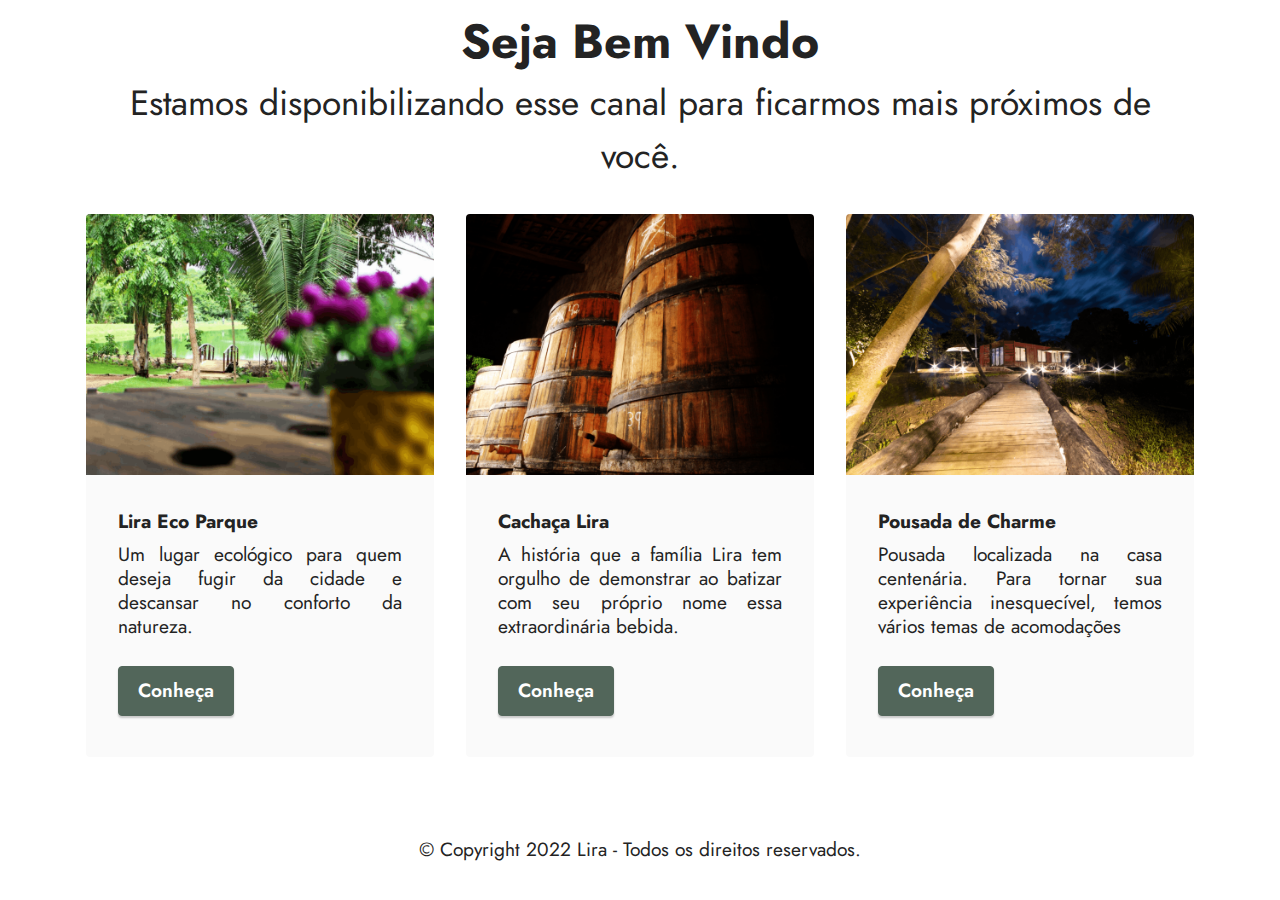
<file: index.html>
<!DOCTYPE html>
<html  >
<head>
  <!-- Site made with Mobirise Website Builder v5.6.0, https://mobirise.com -->
  <meta charset="UTF-8">
  <meta http-equiv="X-UA-Compatible" content="IE=edge">
  <meta name="generator" content="Mobirise v5.6.0, mobirise.com">
  <meta name="viewport" content="width=device-width, initial-scale=1, minimum-scale=1">
  <link rel="shortcut icon" href="assets/images/lira-128x84.png" type="image/x-icon">
  <meta name="description" content="">
  
  
  <title>Seja bem vindo - Família Lira</title>
  <link rel="stylesheet" href="assets/bootstrap/css/bootstrap.min.css">
  <link rel="stylesheet" href="assets/bootstrap/css/bootstrap-grid.min.css">
  <link rel="stylesheet" href="assets/bootstrap/css/bootstrap-reboot.min.css">
  <link rel="stylesheet" href="assets/theme/css/style.css">
  <link rel="preload" href="https://fonts.googleapis.com/css?family=Jost:100,200,300,400,500,600,700,800,900,100i,200i,300i,400i,500i,600i,700i,800i,900i&display=swap" as="style" onload="this.onload=null;this.rel='stylesheet'">
  <noscript><link rel="stylesheet" href="https://fonts.googleapis.com/css?family=Jost:100,200,300,400,500,600,700,800,900,100i,200i,300i,400i,500i,600i,700i,800i,900i&display=swap"></noscript>
  <link rel="preload" as="style" href="assets/mobirise/css/mbr-additional.css"><link rel="stylesheet" href="assets/mobirise/css/mbr-additional.css" type="text/css">
  
  
  
  
</head>
<body>
  
  <section data-bs-version="5.1" class="features3 cid-sWH6rSsEcY" id="features3-k">
    
    
    <div class="container">
        <div class="mbr-section-head">
            <h4 class="mbr-section-title mbr-fonts-style align-center mb-0 display-2">
                <strong>Seja Bem Vindo</strong></h4>
            <h5 class="mbr-section-subtitle mbr-fonts-style align-center mb-0 mt-2 display-5">Estamos disponibilizando esse canal para ficarmos mais próximos de você.</h5>
        </div>
        <div class="row mt-4">
            <div class="item features-image сol-12 col-md-6 col-lg-4">
                <div class="item-wrapper">
                    <div class="item-img">
                        <img src="assets/images/park-816x612.png" alt="Parque">
                    </div>
                    <div class="item-content">
                        <h5 class="item-title mbr-fonts-style display-7"><strong>Lira Eco Parque</strong></h5>
                        
                        <div style="text-align: justify;"><span style="font-size: 1.2rem;">Um lugar ecológico para quem deseja fugir da cidade e descansar no conforto da natureza.&nbsp;</span></div><p></p>
                    </div>
                    <div class="mbr-section-btn item-footer mt-2"><a href="parque.html" class="btn btn-primary item-btn display-7">Conheça</a></div>
                </div>
            </div>
            <div class="item features-image сol-12 col-md-6 col-lg-4">
                <div class="item-wrapper">
                    <div class="item-img">
                        <img src="assets/images/lira-816x612.png" alt="Cachaça Lira">
                    </div>
                    <div class="item-content">
                        <h5 class="item-title mbr-fonts-style display-7"><strong>Cachaça Lira</strong></h5>
                        
                        <div style="text-align: justify;"><span style="font-size: 1.2rem;">A história que a família Lira tem orgulho de demonstrar&nbsp;</span><span style="font-size: 1.2rem;">ao batizar com seu próprio nome essa extraordinária bebida.</span></div><p></p>
                    </div>
                    <div class="mbr-section-btn item-footer mt-2"><a href="cachaca.html" class="btn btn-primary item-btn display-7">Conheça</a></div>
                </div>
            </div>
            <div class="item features-image сol-12 col-md-6 col-lg-4">
                <div class="item-wrapper">
                    <div class="item-img">
                        <img src="assets/images/hotel-816x612.png" alt="Hotel de Charme">
                    </div>
                    <div class="item-content">
                        <h5 class="item-title mbr-fonts-style display-7"><strong>Pousada de Charme</strong></h5>
                        <div style="text-align: justify;"><span style="font-size: 1.2rem;">Pousada localizada na casa centenária. Para tornar sua experiência inesquecível, temos vários temas de acomodações</span></div>
                    </div>
                    <div class="mbr-section-btn item-footer mt-2"><a href="hotel.html" class="btn btn-primary item-btn display-7">Conheça</a></div>
                </div>
            </div>
        </div>
    </div>
</section>

<section data-bs-version="5.1" class="footer7 cid-sWHnPqM0xi" once="footers" id="footer7-o">

    

    

    <div class="container">
        <div class="media-container-row align-center mbr-white">
            <div class="col-12">
                <p class="mbr-text mb-0 mbr-fonts-style display-7">
                    © Copyright 2022 Lira - Todos os direitos reservados.</p>
            </div>
        </div>
    </div>
</section>
  
  
</body>
</html>
</file>
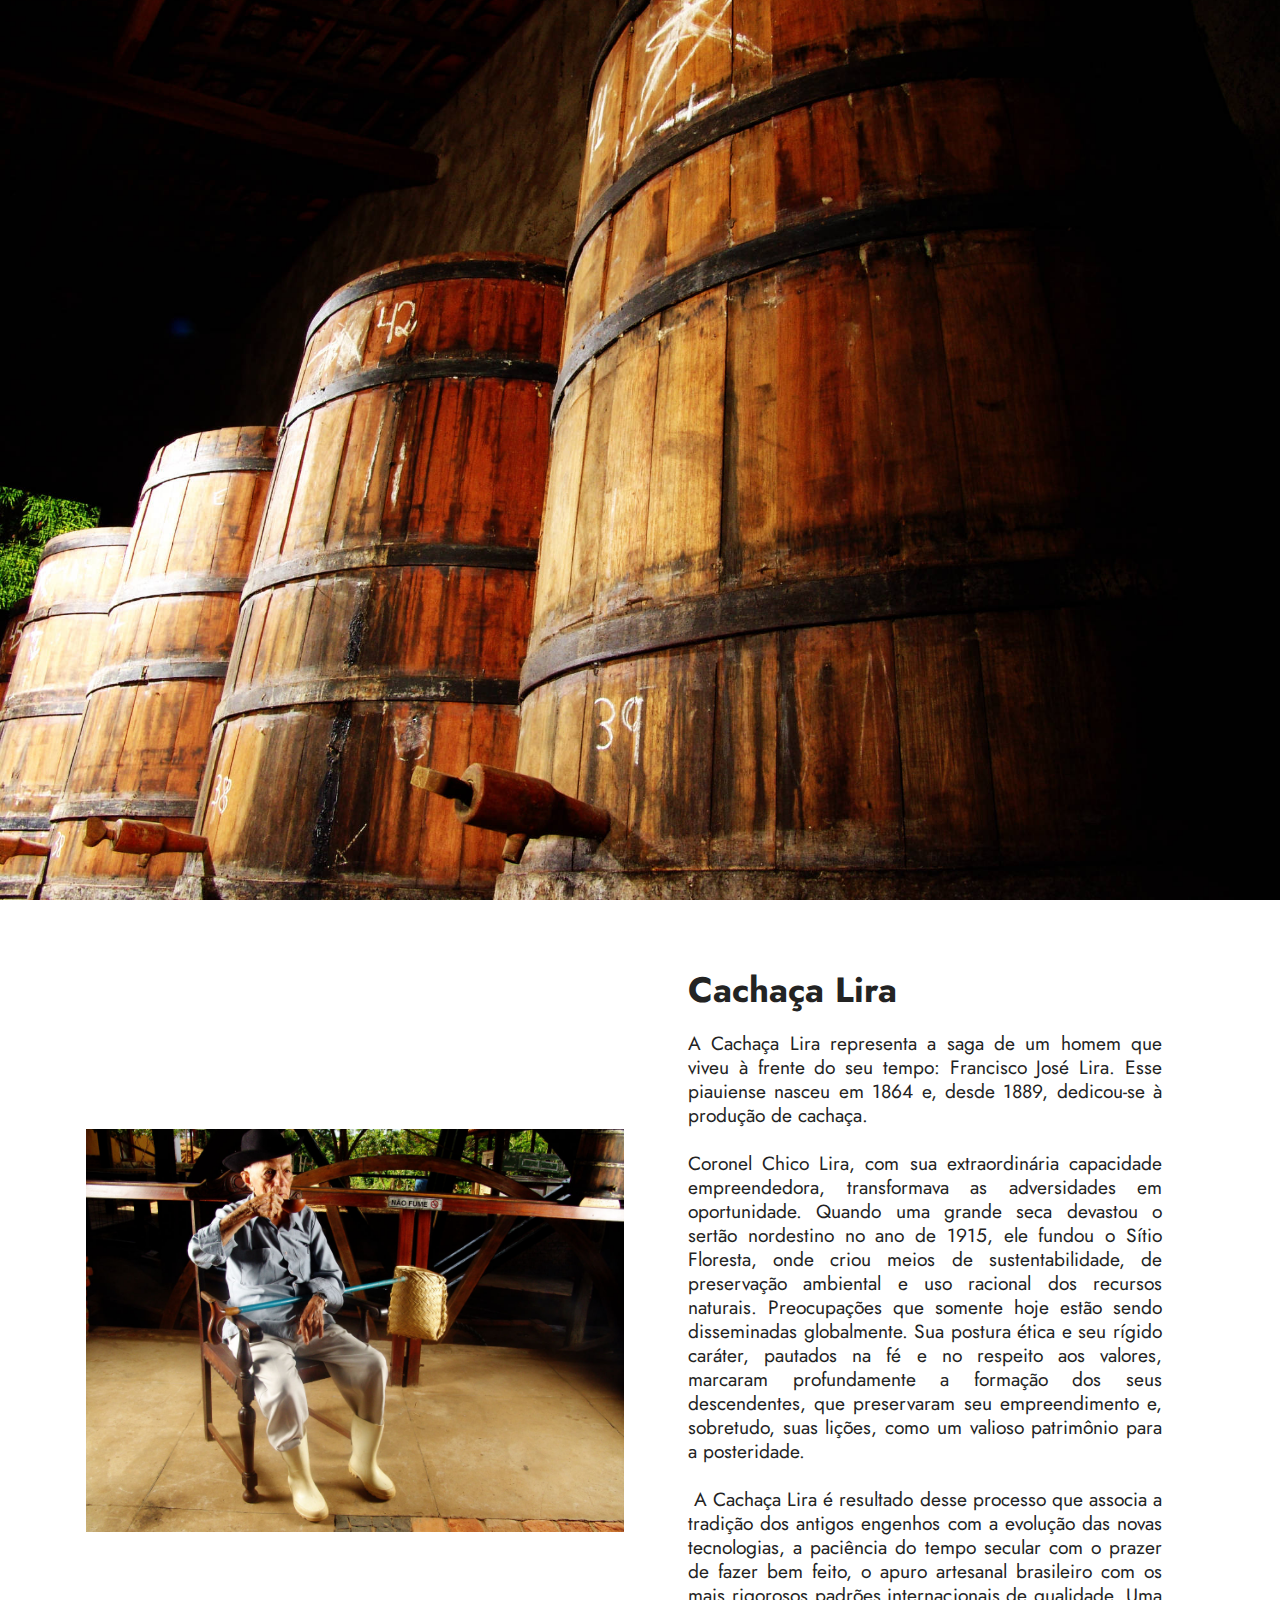
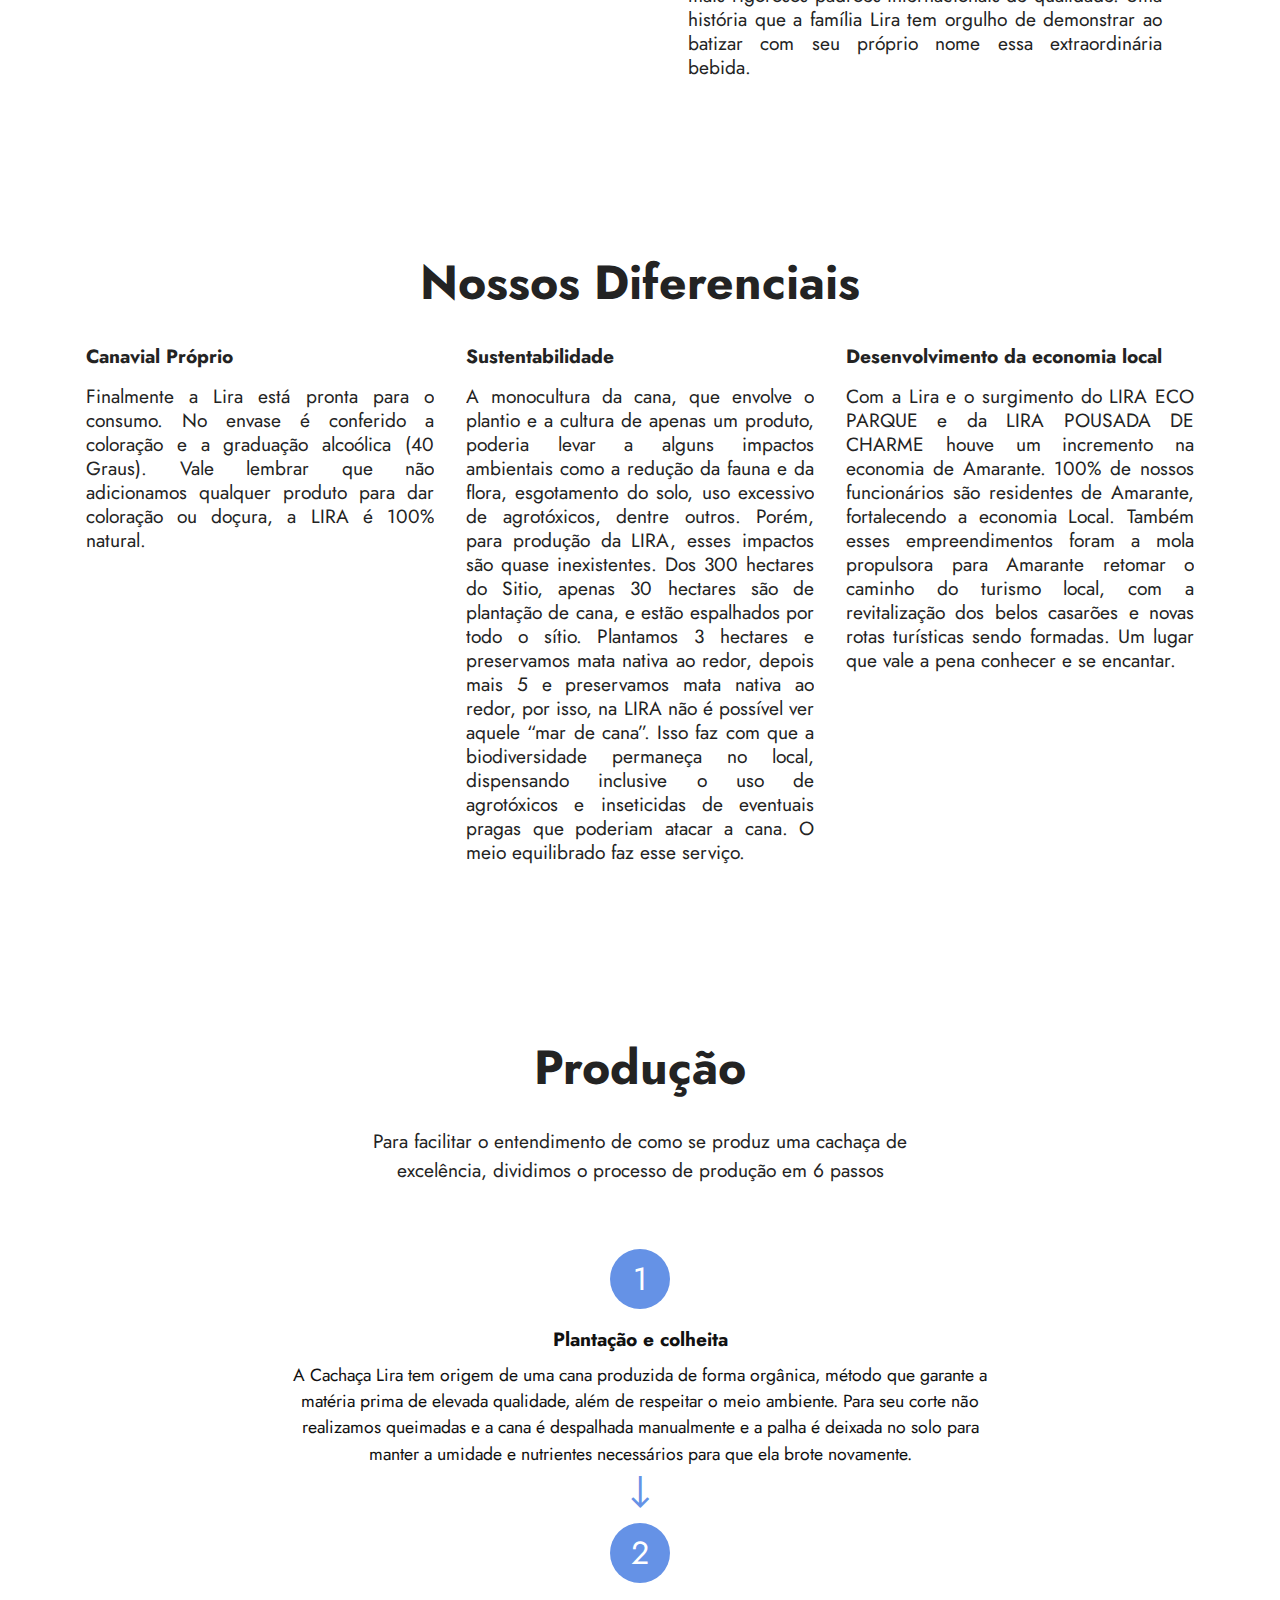
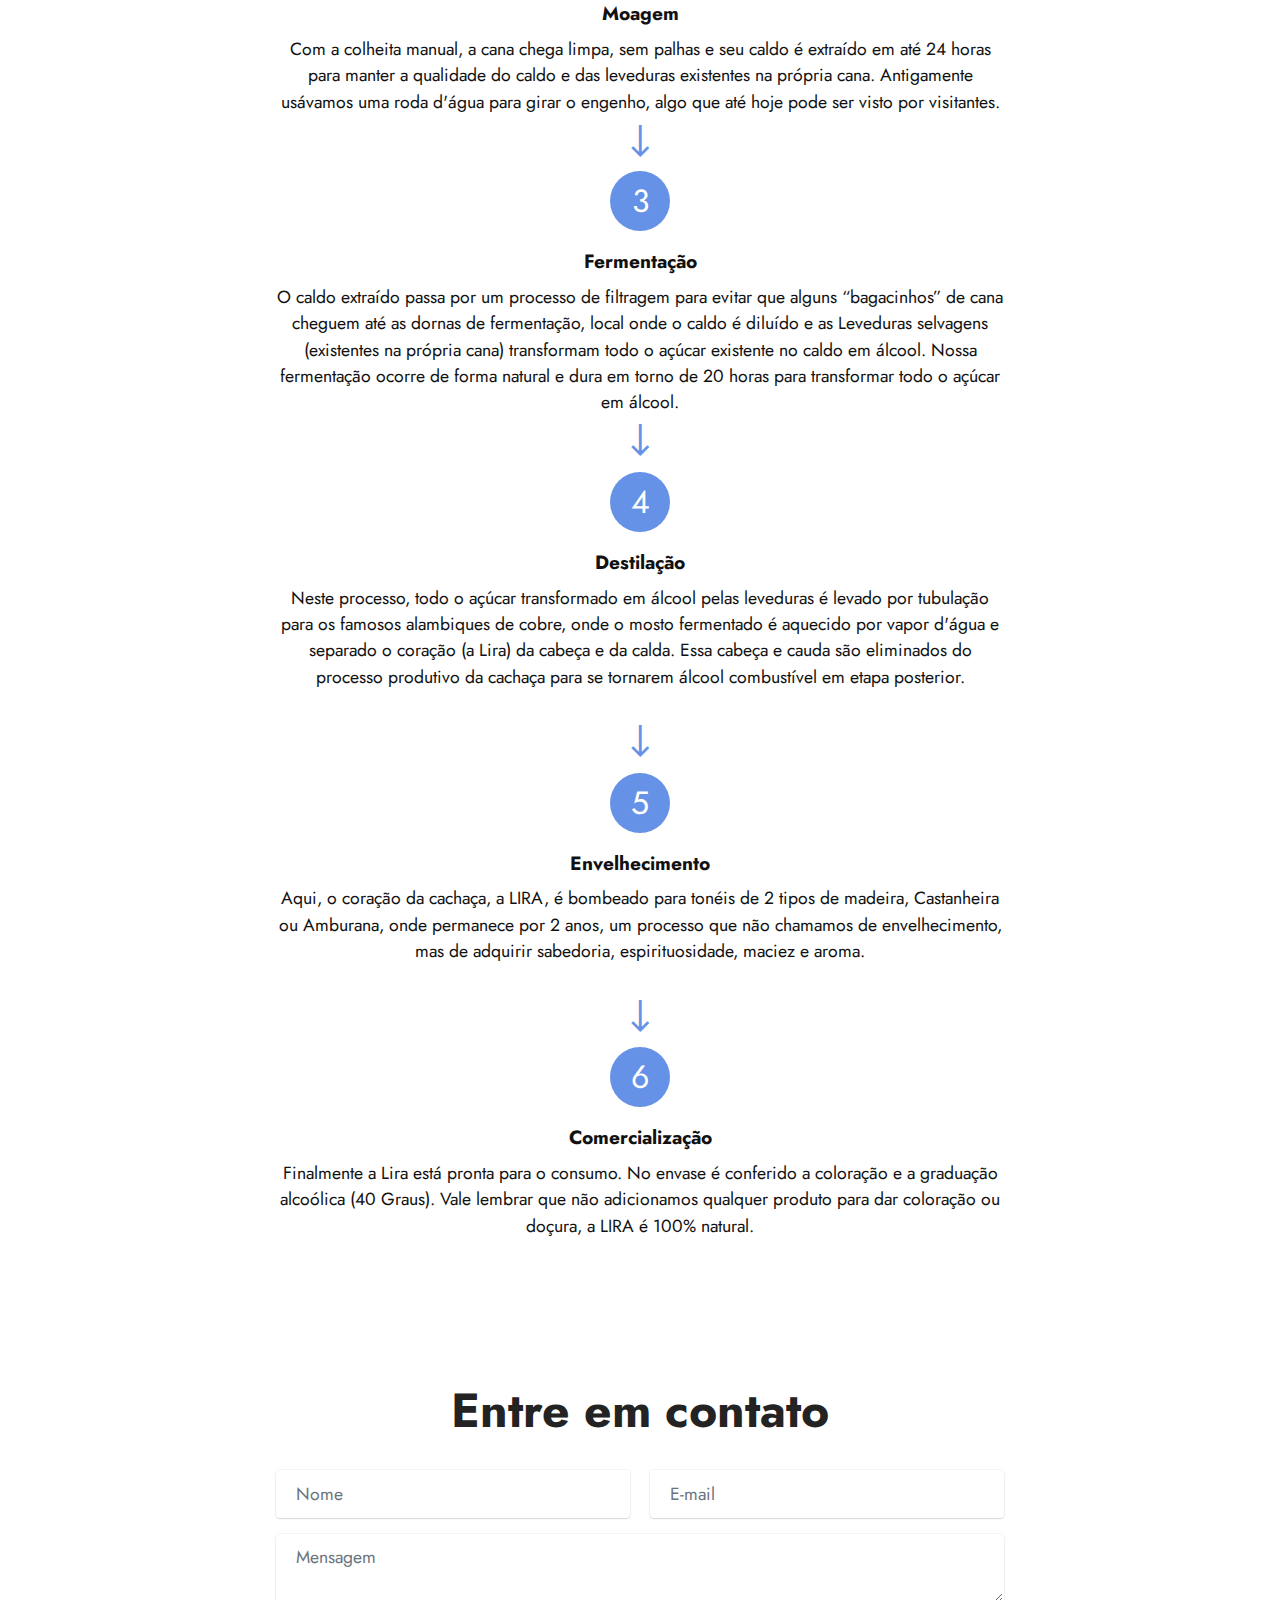
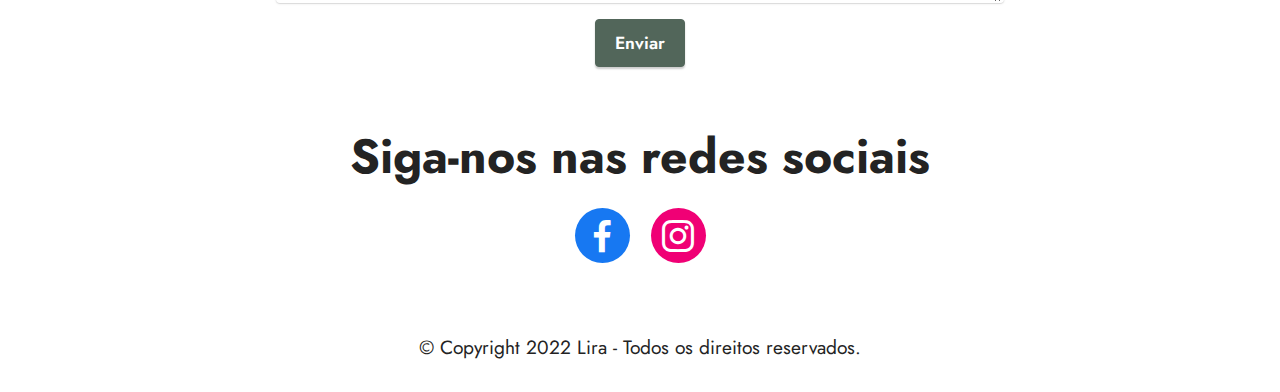
<file: cachaca.html>
<!DOCTYPE html>
<html  >
<head>
  <!-- Site made with Mobirise Website Builder v5.6.0, https://mobirise.com -->
  <meta charset="UTF-8">
  <meta http-equiv="X-UA-Compatible" content="IE=edge">
  <meta name="generator" content="Mobirise v5.6.0, mobirise.com">
  <meta name="viewport" content="width=device-width, initial-scale=1, minimum-scale=1">
  <link rel="shortcut icon" href="assets/images/lira-128x84.png" type="image/x-icon">
  <meta name="description" content="">
  
  
  <title>Cachaça Lira</title>
  <link rel="stylesheet" href="assets/web/assets/mobirise-icons2/mobirise2.css">
  <link rel="stylesheet" href="assets/bootstrap/css/bootstrap.min.css">
  <link rel="stylesheet" href="assets/bootstrap/css/bootstrap-grid.min.css">
  <link rel="stylesheet" href="assets/bootstrap/css/bootstrap-reboot.min.css">
  <link rel="stylesheet" href="assets/parallax/jarallax.css">
  <link rel="stylesheet" href="assets/socicon/css/styles.css">
  <link rel="stylesheet" href="assets/theme/css/style.css">
  <link rel="preload" href="https://fonts.googleapis.com/css?family=Jost:100,200,300,400,500,600,700,800,900,100i,200i,300i,400i,500i,600i,700i,800i,900i&display=swap" as="style" onload="this.onload=null;this.rel='stylesheet'">
  <noscript><link rel="stylesheet" href="https://fonts.googleapis.com/css?family=Jost:100,200,300,400,500,600,700,800,900,100i,200i,300i,400i,500i,600i,700i,800i,900i&display=swap"></noscript>
  <link rel="preload" as="style" href="assets/mobirise/css/mbr-additional.css"><link rel="stylesheet" href="assets/mobirise/css/mbr-additional.css" type="text/css">
  
  
  
  
</head>
<body>
  
  <section data-bs-version="5.1" class="header5 cid-sWLfUwUAsb mbr-fullscreen mbr-parallax-background" id="header5-1d">

    

    

    <div class="container">
        <div class="row justify-content-end">
            <div class="col-12 col-lg-7">
                
                
                
                
            </div>
        </div>
    </div>
</section>

<section data-bs-version="5.1" class="image1 cid-sWLfYIYxQw" id="image1-1e">
    

    

    <div class="container">
        <div class="row align-items-center">
            <div class="col-12 col-lg-6">
                <div class="image-wrapper">
                    <img src="assets/images/dsc09259-1256x942.jpg" alt="Mobirise">
                    
                </div>
            </div>
            <div class="col-12 col-lg">
                <div class="text-wrapper">
                    <h3 class="mbr-section-title mbr-fonts-style mb-3 display-5">
                        <strong>Cachaça Lira</strong></h3>
                    <p class="mbr-text mbr-fonts-style display-7"></p><div style="text-align: justify;"><span style="font-size: 1.2rem;">A Cachaça Lira representa a saga de um homem que viveu à frente do seu tempo: Francisco José Lira. Esse piauiense nasceu em 1864 e, desde 1889, dedicou-se à produção de cachaça.</span></div><div style="text-align: justify;"><br></div><div style="text-align: justify;"><span style="font-size: 1.2rem;">Coronel Chico Lira, com sua extraordinária capacidade empreendedora, transformava as adversidades em oportunidade. Quando uma grande seca devastou o sertão nordestino no ano de 1915, ele fundou o Sítio Floresta, onde criou meios de sustentabilidade, de preservação ambiental e uso racional dos recursos naturais. Preocupações que somente hoje estão sendo disseminadas globalmente. Sua postura ética e seu rígido caráter, pautados na fé e no respeito aos valores, marcaram profundamente a formação dos seus descendentes, que preservaram seu empreendimento e, sobretudo, suas lições, como um valioso patrimônio para a posteridade.</span></div><div style="text-align: justify;"><br></div><div style="text-align: justify;"><span style="font-size: 1.2rem;">&nbsp;A Cachaça Lira é resultado desse processo que associa a tradição dos antigos engenhos com a evolução das novas tecnologias, a paciência do </span><span style="font-size: 1.2rem;">tempo secular com o prazer de fazer bem feito, o apuro artesanal </span><span style="font-size: 1.2rem;">brasileiro com os mais rigorosos padrões internacionais de qualidade. </span><span style="font-size: 1.2rem;">Uma história que a família Lira tem orgulho de demonstrar ao batizar </span><span style="font-size: 1.2rem;">com seu próprio nome essa extraordinária bebida.</span></div><p></p>
                </div>
            </div>
        </div>
    </div>
</section>

<section data-bs-version="5.1" class="features17 cid-sWLicyBuQK" id="features18-1h">

    

    
    <div class="container">
        <div class="mbr-section-head">
            <div class="col-12">
                <h4 class="mbr-section-title mbr-fonts-style align-center mb-0 display-2">
                    <strong>Nossos Diferenciais</strong></h4>
                
            </div>
        </div>
        <div class="row mt-4">
            <div class="col-12 col-md-6 col-lg-4">
                <div class="card-wrapper mb-4">
                    <div class="card-box align-left">
                        <h4 class="card-title mbr-fonts-style align-left display-7">
                            <strong>Canavial Próprio</strong></h4>
                        <p class="mbr-text mbr-fonts-style mb-3 display-7"></p><div style="text-align: justify;"><span style="font-size: 1.2rem;">Finalmente a Lira está pronta para o consumo. No envase é conferido a coloração e a graduação alcoólica (40 Graus). Vale lembrar que não adicionamos qualquer produto para dar coloração ou doçura, a LIRA é 100% natural.</span></div><p></p><div class="link-wrap">
                                
                            </div>
                    </div>
                </div>
            </div>
            <div class="col-12 col-md-6 col-lg-4">
                <div class="card-wrapper mb-4">
                    <div class="card-box align-left">
                        <h4 class="card-title mbr-fonts-style align-left display-7">
                            <strong>Sustentabilidade</strong></h4>
                        <p class="mbr-text mbr-fonts-style mb-3 display-7"></p><div style="text-align: justify;"><span style="font-size: 1.2rem;">A monocultura da cana, que envolve o plantio e a cultura de apenas um produto, poderia levar a alguns impactos ambientais como a redução da fauna e da flora, esgotamento do solo, uso excessivo de agrotóxicos, dentre outros. Porém, para produção da LIRA, esses impactos são quase inexistentes. Dos 300 hectares do Sitio, apenas 30 hectares são de plantação de cana, e estão espalhados por todo o sítio. Plantamos 3 hectares e preservamos mata nativa ao redor, depois mais 5 e preservamos mata nativa ao redor, por isso, na LIRA não é possível ver aquele “mar de cana”. Isso faz com que a biodiversidade permaneça no local, dispensando inclusive o uso de agrotóxicos e inseticidas de eventuais pragas que poderiam atacar a cana. O meio equilibrado faz esse serviço.</span></div><p></p><div class="link-wrap">
                                
                            </div>
                    </div>
                </div>
            </div>
            <div class="col-12 col-md-6 col-lg-4">
                <div class="card-wrapper mb-4">
                    <div class="card-box align-left">
                        <h4 class="card-title mbr-fonts-style align-left display-7">
                            <strong>Desenvolvimento da economia local</strong></h4>
                        <p class="mbr-text mbr-fonts-style mb-3 display-7"></p><div style="text-align: justify;"><span style="font-size: 1.2rem;">Com a Lira e o surgimento do LIRA ECO PARQUE e da LIRA POUSADA DE CHARME houve um incremento na economia de Amarante. 100% de nossos funcionários são residentes de Amarante, fortalecendo a economia Local. Também esses empreendimentos foram a mola propulsora para Amarante retomar o caminho do turismo local, com a revitalização dos belos casarões e novas rotas turísticas sendo formadas. Um lugar que vale a pena conhecer e se encantar.</span></div><p></p><div class="link-wrap">
                                
                            </div>
                    </div>
                </div>
            </div>
            
        </div>
    </div>
</section>

<section data-bs-version="5.1" class="features20 cid-sWLg2IR1cK" id="features21-1f">

    
    
    <div class="container">
        <div class="row justify-content-center">
            <div class="col-md-12 col-lg-9">
                <div class="card-wrapper mb-4">
                    <div class="card-box align-center">
                        <h4 class="card-title mbr-fonts-style mb-4 display-2">
                            <strong>Produção</strong></h4>
                        <p class="mbr-text mbr-fonts-style mb-4 display-7">Para facilitar o entendimento de como se produz uma cachaça de<br>          excelência, dividimos o processo de produção em 6 passos</p>
                        
                    </div>
                </div>
            </div>
            <div class="col-12 col-md-8">
                <div class="item mbr-flex">
                    <div class="icon-wrap w-100">
                        <div class="icon-box">
                            <span class="step-number mbr-fonts-style display-5">1</span>
                        </div>
                    </div>
                    <div class="text-box">
                        <h4 class="icon-title card-title mbr-black mbr-fonts-style display-7">
                            <strong>Plantação e colheita</strong></h4>
                        <h5 class="icon-text mbr-black mbr-fonts-style display-4">A Cachaça Lira tem origem de uma cana produzida de forma orgânica, método que garante a matéria prima de elevada qualidade, além de respeitar o meio ambiente. Para seu corte não realizamos queimadas e a cana é despalhada manualmente e a palha é deixada no solo para manter a umidade e nutrientes necessários para que ela brote novamente.</h5>
                    </div>
                </div>
                <div class="item mbr-flex">
                    <div class="icon-wrap w-100">
                        <div class="icon-box">
                            <span class="step-number mbr-fonts-style display-5">2</span>
                        </div>
                    </div>
                    <div class="text-box">
                        <h4 class="icon-title card-title mbr-black mbr-fonts-style display-7">
                            <strong>Moagem</strong></h4>
                        <h5 class="icon-text mbr-black mbr-fonts-style display-4">Com a colheita manual, a cana chega limpa, sem palhas e seu caldo é extraído em até 24 horas para manter a qualidade do caldo e das leveduras existentes na própria cana. Antigamente usávamos uma roda d'água para girar o engenho, algo que até hoje pode ser visto por visitantes.</h5>
                    </div>
                </div>
                <div class="item mbr-flex">
                    <div class="icon-wrap w-100">
                        <div class="icon-box">
                            <span class="step-number mbr-fonts-style display-5">3</span>
                        </div>
                    </div>
                    <div class="text-box">
                        <h4 class="icon-title card-title mbr-black mbr-fonts-style display-7">
                            <strong>Fermentação</strong></h4>
                        <h5 class="icon-text mbr-black mbr-fonts-style display-4">O caldo extraído passa por um processo de filtragem para evitar que alguns “bagacinhos” de cana cheguem até as dornas de fermentação, local onde o caldo é diluído e as Leveduras selvagens (existentes na própria cana) transformam todo o açúcar existente no caldo em álcool. Nossa fermentação ocorre de forma natural e dura em torno de 20 horas para transformar todo o açúcar em álcool.</h5>
                    </div>
                </div>
                <div class="item mbr-flex">
                    <div class="icon-wrap w-100">
                        <div class="icon-box">
                            <span class="step-number mbr-fonts-style display-5">4</span>
                        </div>
                    </div>
                    <div class="text-box">
                        <h4 class="icon-title card-title mbr-black mbr-fonts-style display-7">
                            <strong>Destilação</strong></h4>
                        <h5 class="icon-text mbr-black mbr-fonts-style display-4">Neste processo, todo o açúcar transformado em álcool pelas leveduras é levado por tubulação para os famosos alambiques de cobre, onde o mosto fermentado é aquecido por vapor d'água e separado o coração (a Lira) da cabeça e da calda. Essa cabeça e cauda são eliminados do processo produtivo da cachaça para se tornarem álcool combustível em etapa posterior.<div><br></div></h5>
                    </div>
                </div>
                <div class="item mbr-flex">
                    <div class="icon-wrap w-100">
                        <div class="icon-box">
                            <span class="step-number mbr-fonts-style display-5">5</span>
                        </div>
                    </div>
                    <div class="text-box">
                        <h4 class="icon-title card-title mbr-black mbr-fonts-style display-7">
                            <strong>Envelhecimento</strong></h4>
                        <h5 class="icon-text mbr-black mbr-fonts-style display-4">Aqui, o coração da cachaça, a LIRA, é bombeado para tonéis de 2 tipos de madeira, Castanheira ou Amburana, onde permanece por 2 anos, um processo que não chamamos de envelhecimento, mas de adquirir sabedoria, espirituosidade, maciez e aroma.<div><br></div></h5>
                    </div>
                </div>
                <div class="item mbr-flex last">
                    <div class="icon-wrap w-100">
                        <div class="icon-box">
                            <span class="step-number mbr-fonts-style display-5">6</span>
                        </div>
                    </div>
                    <div class="text-box">
                        <h4 class="icon-title card-title mbr-black mbr-fonts-style display-7">
                            <strong>Comercialização</strong></h4>
                        <h5 class="icon-text mbr-black mbr-fonts-style display-4">Finalmente a Lira está pronta para o consumo. No envase é conferido a coloração e a graduação alcoólica (40 Graus). Vale lembrar que não adicionamos qualquer produto para dar coloração ou doçura, a LIRA é 100% natural.<div><br></div></h5>
                    </div>
                </div>
                
                
                
                
            </div>
        </div>
    </div>
</section>

<section data-bs-version="5.1" class="form5 cid-sXenUOdePL" id="form5-1i">
    
    
    <div class="container">
        <div class="mbr-section-head">
            <h3 class="mbr-section-title mbr-fonts-style align-center mb-0 display-2">
                <strong>Entre em contato</strong></h3>
            
        </div>
        <div class="row justify-content-center mt-4">
            <div class="col-lg-8 mx-auto mbr-form" data-form-type="formoid">
                <form action="https://mobirise.eu/" method="POST" class="mbr-form form-with-styler" data-form-title="Form Name"><input type="hidden" name="email" data-form-email="true" value="DWwNUDWr89ycp9ul6JU67fTTzrctga/k23yzJAkAjsgTev4M1VpaDKb57NYiSTfaz08A3Y1yWrINCSNHaM1LZSoVwDbx0HgSDY6AMaTDvwtXMWpkn70p7axiDV525n1R">
                    <div class="row">
                        <div hidden="hidden" data-form-alert="" class="alert alert-success col-12">Obrigado pela mensagem</div>
                        <div hidden="hidden" data-form-alert-danger="" class="alert alert-danger col-12">
                            Oops...! some problem!
                        </div>
                    </div>
                    <div class="dragArea row">
                        <div class="col-md col-sm-12 form-group mb-3" data-for="name">
                            <input type="text" name="name" placeholder="Nome" data-form-field="name" class="form-control" value="" id="name-form5-1i">
                        </div>
                        <div class="col-md col-sm-12 form-group mb-3" data-for="email">
                            <input type="email" name="email" placeholder="E-mail" data-form-field="email" class="form-control" value="" id="email-form5-1i">
                        </div>
                        
                        <div class="col-12 form-group mb-3" data-for="textarea">
                            <textarea name="textarea" placeholder="Mensagem" data-form-field="textarea" class="form-control" id="textarea-form5-1i"></textarea>
                        </div>
                        <div class="col-lg-12 col-md-12 col-sm-12 align-center mbr-section-btn"><button type="submit" class="btn btn-primary display-4">Enviar</button></div>
                    </div>
                </form>
            </div>
        </div>
    </div>
</section>

<section data-bs-version="5.1" class="share3 cid-sXepzXeayq" id="share3-1m">
    
     
    
    

    <div class="container">
        <div class="media-container-row">
            <div class="col-12">
                <h3 class="mbr-section-title align-center mb-3 mbr-fonts-style display-2">
                    <strong>Siga-nos nas redes sociais</strong></h3>
                <div class="social-list align-center">
                   
                    <a class="iconfont-wrapper bg-facebook m-2 " target="_blank" href="https://pt-br.facebook.com/cachacaliraoficial/">
                            <span class="socicon-facebook socicon"></span>
                        </a>
                        
                        <a class="iconfont-wrapper bg-instagram m-2" href="https://www.instagram.com/cachacalira/" target="_blank">
                            <span class="socicon-instagram socicon"></span>
                        </a>
                        
                        
                        
                        
                        
                        
                        
                        
                </div>
            </div>
        </div>
    </div>
</section>

<section data-bs-version="5.1" class="footer7 cid-sWLg7rgoGt" once="footers" id="footer7-1g">

    

    

    <div class="container">
        <div class="media-container-row align-center mbr-white">
            <div class="col-12">
                <p class="mbr-text mb-0 mbr-fonts-style display-7">
                    © Copyright 2022 Lira - Todos os direitos reservados.</p>
            </div>
        </div>
    </div>
</section>
  
  
</body>
</html>
</file>
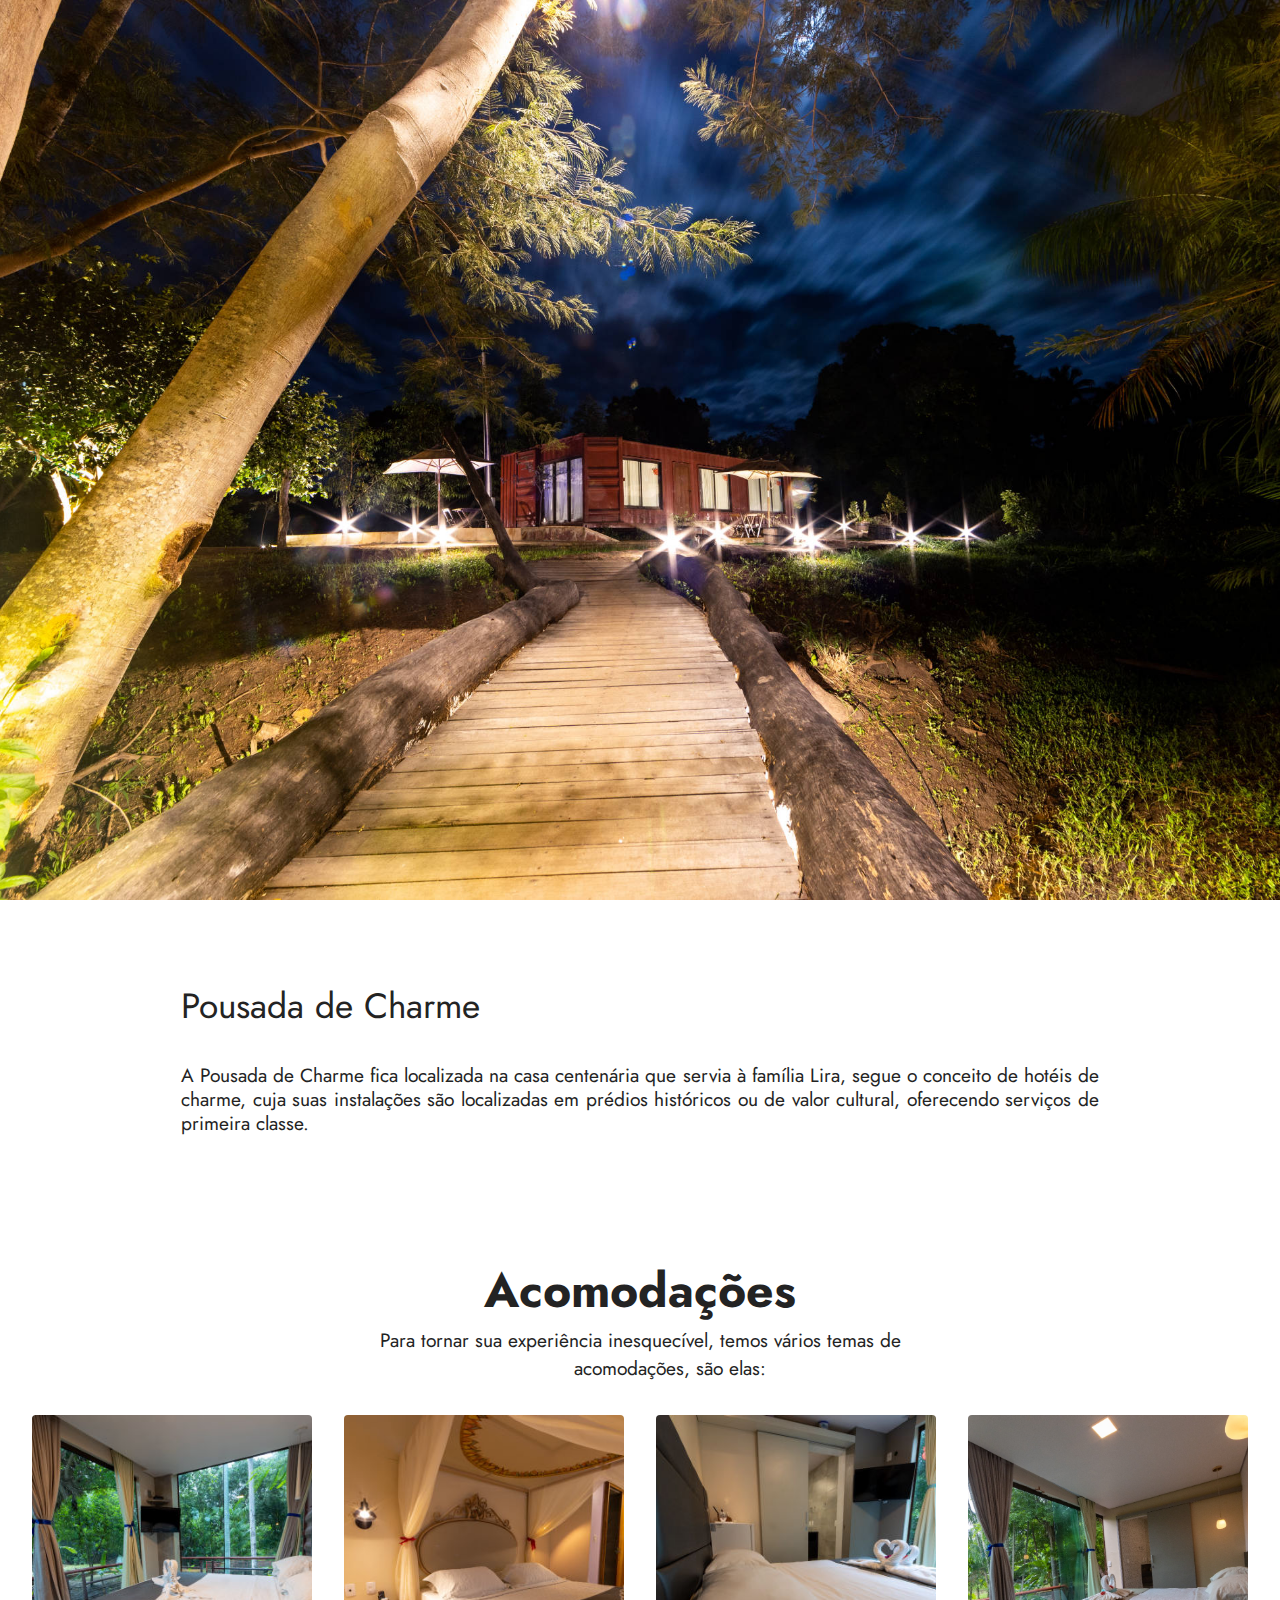
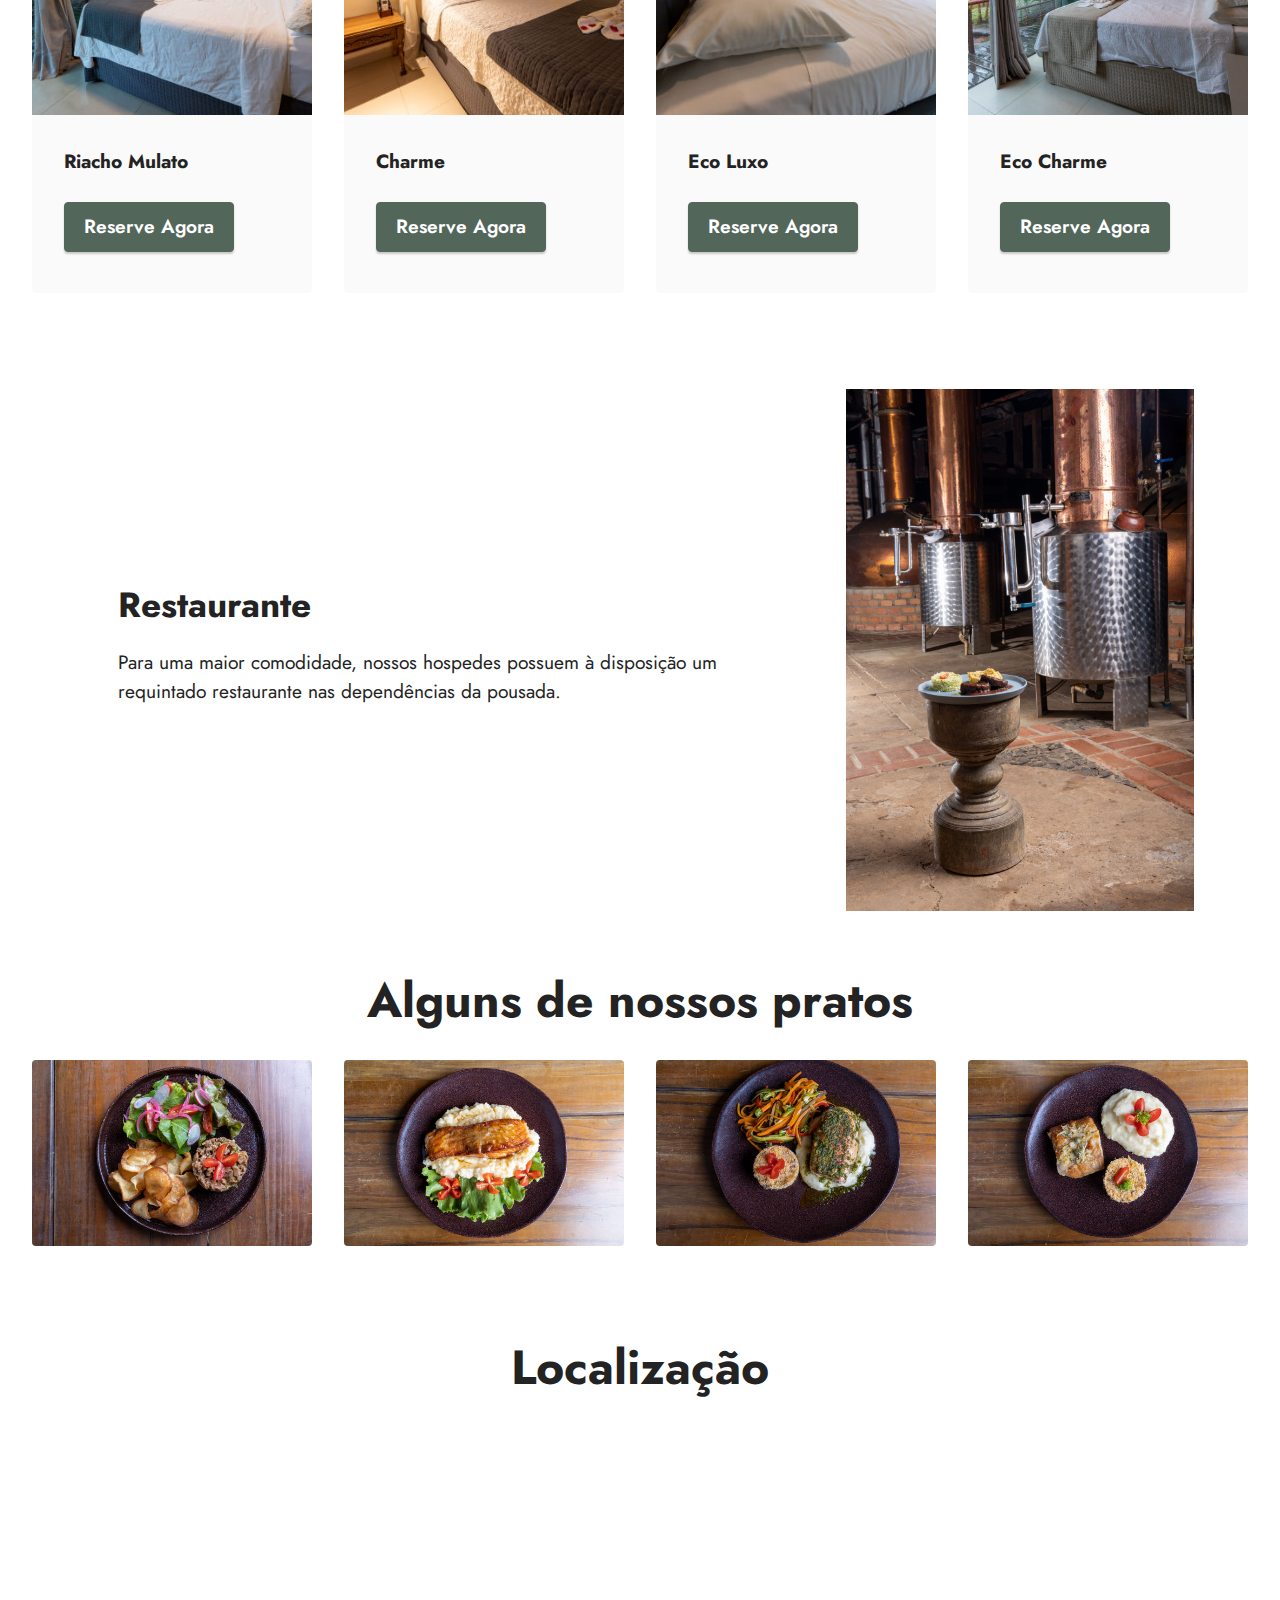
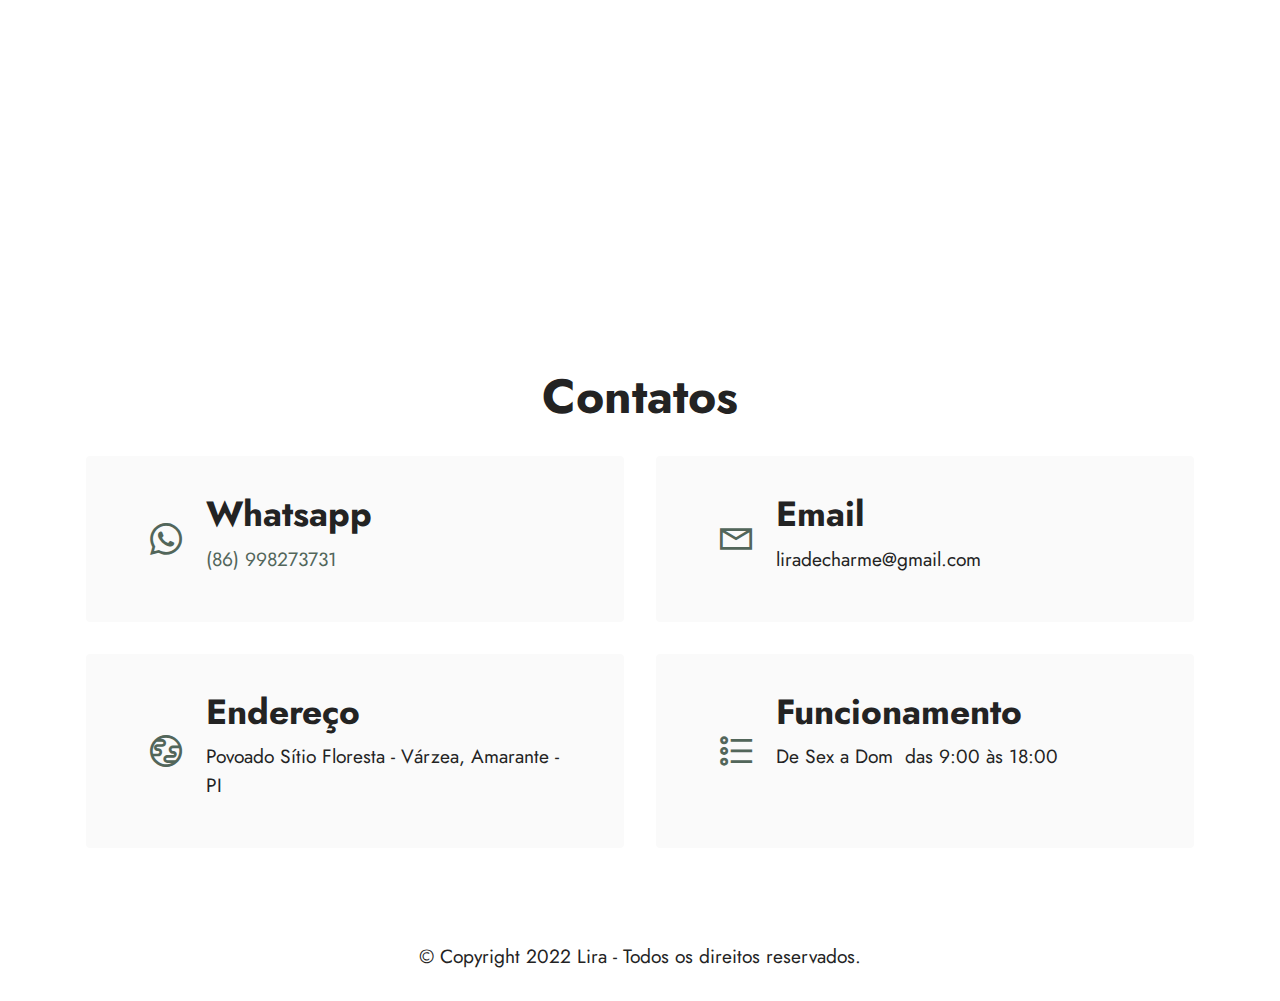
<file: hotel.html>
<!DOCTYPE html>
<html  >
<head>
  <!-- Site made with Mobirise Website Builder v5.6.0, https://mobirise.com -->
  <meta charset="UTF-8">
  <meta http-equiv="X-UA-Compatible" content="IE=edge">
  <meta name="generator" content="Mobirise v5.6.0, mobirise.com">
  <meta name="viewport" content="width=device-width, initial-scale=1, minimum-scale=1">
  <link rel="shortcut icon" href="assets/images/lira-128x84.png" type="image/x-icon">
  <meta name="description" content="">
  
  
  <title>Pousada de Charme</title>
  <link rel="stylesheet" href="assets/web/assets/mobirise-icons2/mobirise2.css">
  <link rel="stylesheet" href="assets/bootstrap/css/bootstrap.min.css">
  <link rel="stylesheet" href="assets/bootstrap/css/bootstrap-grid.min.css">
  <link rel="stylesheet" href="assets/bootstrap/css/bootstrap-reboot.min.css">
  <link rel="stylesheet" href="assets/parallax/jarallax.css">
  <link rel="stylesheet" href="assets/socicon/css/styles.css">
  <link rel="stylesheet" href="assets/theme/css/style.css">
  <link rel="preload" href="https://fonts.googleapis.com/css?family=Jost:100,200,300,400,500,600,700,800,900,100i,200i,300i,400i,500i,600i,700i,800i,900i&display=swap" as="style" onload="this.onload=null;this.rel='stylesheet'">
  <noscript><link rel="stylesheet" href="https://fonts.googleapis.com/css?family=Jost:100,200,300,400,500,600,700,800,900,100i,200i,300i,400i,500i,600i,700i,800i,900i&display=swap"></noscript>
  <link rel="preload" as="style" href="assets/mobirise/css/mbr-additional.css"><link rel="stylesheet" href="assets/mobirise/css/mbr-additional.css" type="text/css">
  
  
  
  
</head>
<body>
  
  <section data-bs-version="5.1" class="header5 cid-sWHp1Cc35s mbr-fullscreen mbr-parallax-background" id="header5-q">

    

    

    <div class="container">
        <div class="row justify-content-end">
            <div class="col-12 col-lg-7">
                
                
                
                
            </div>
        </div>
    </div>
</section>

<section data-bs-version="5.1" class="content5 cid-sWL6FRPVha" id="content5-1a">
    
    <div class="container">
        <div class="row justify-content-center">
            <div class="col-md-12 col-lg-10">
                
                <h4 class="mbr-section-subtitle mbr-fonts-style mb-4 display-5">
                    Pousada de Charme</h4>
                <p class="mbr-text mbr-fonts-style display-7"></p><div style="text-align: justify;"><span style="font-size: 1.2rem;">A Pousada de Charme fica localizada na casa centenária que servia à </span><span style="font-size: 1.2rem;">família Lira, segue o conceito de hotéis de charme, cuja suas </span><span style="font-size: 1.2rem;">instalações são localizadas em prédios históricos ou de valor </span><span style="font-size: 1.2rem;">cultural, oferecendo serviços de primeira classe.</span></div><p></p>
            </div>
        </div>
    </div>
</section>

<section data-bs-version="5.1" class="gallery3 cid-sWKSJdTpjQ" id="gallery3-v">
    
    
    <div class="container-fluid">
        <div class="mbr-section-head">
            <h4 class="mbr-section-title mbr-fonts-style align-center mb-0 display-2">
                <strong>Acomodações</strong></h4>
            <h5 class="mbr-section-subtitle mbr-fonts-style align-center mb-0 mt-2 display-7">Para tornar sua experiência inesquecível, temos vários temas de<div>&nbsp; &nbsp; &nbsp; &nbsp; &nbsp; acomodações, são elas:</div></h5>
        </div>
        <div class="row mt-4">
            <div class="item features-image сol-12 col-md-6 col-lg-3">
                <div class="item-wrapper">
                    <div class="item-img">
                        <img src="assets/images/foto-moisessaba-33-518x345.jpg" alt="">
                    </div>
                    <div class="item-content">
                        <h5 class="item-title mbr-fonts-style display-7">
                            <strong>Riacho Mulato</strong></h5>
                        
                        <div style="text-align: justify;"></div><p></p>
                    </div>
                    <div class="mbr-section-btn item-footer mt-2"><a href="https://reservas.desbravador.com.br/reservas/rol1/index.php?token=3krLNsKHyJVjR5o5S3148sL3waOTe3Bai5UIY4Oa48Ccrd6YzMIoEE66h0ve3CX3mX0U%2BaoKJJeh4TwusQbgyCLXuKdwRwXrZpj%2BfXxDfrBRutqky8WbUW%2FumBaNNB1v" class="btn btn-primary item-btn display-7" target="_blank">Reserve Agora</a></div>
                </div>
            </div>
            <div class="item features-image сol-12 col-md-6 col-lg-3">
                <div class="item-wrapper">
                    <div class="item-img">
                        <img src="assets/images/foto-moisessaba-3-518x345.jpg" alt="">
                    </div>
                    <div class="item-content">
                        <h5 class="item-title mbr-fonts-style display-7">
                            <strong>Charme</strong></h5>
                        
                        <div style="text-align: justify;"></div><p></p>
                    </div>
                    <div class="mbr-section-btn item-footer mt-2"><a href="https://reservas.desbravador.com.br/reservas/rol1/index.php?token=3krLNsKHyJVjR5o5S3148sL3waOTe3Bai5UIY4Oa48Ccrd6YzMIoEE66h0ve3CX3mX0U%2BaoKJJeh4TwusQbgyCLXuKdwRwXrZpj%2BfXxDfrBRutqky8WbUW%2FumBaNNB1v" class="btn btn-primary item-btn display-7" target="_blank">Reserve Agora</a></div>
                </div>
            </div>
            <div class="item features-image сol-12 col-md-6 col-lg-3">
                <div class="item-wrapper">
                    <div class="item-img">
                        <img src="assets/images/foto-moisessaba-87-518x345.jpg" alt="">
                    </div>
                    <div class="item-content">
                        <h5 class="item-title mbr-fonts-style display-7">
                            <strong>Eco Luxo</strong></h5>
                        
                        
                    </div>
                    <div class="mbr-section-btn item-footer mt-2"><a href="https://reservas.desbravador.com.br/reservas/rol1/index.php?token=3krLNsKHyJVjR5o5S3148sL3waOTe3Bai5UIY4Oa48Ccrd6YzMIoEE66h0ve3CX3mX0U%2BaoKJJeh4TwusQbgyCLXuKdwRwXrZpj%2BfXxDfrBRutqky8WbUW%2FumBaNNB1v" class="btn btn-primary item-btn display-7" target="_blank">Reserve Agora</a></div>
                </div>
            </div>
            <div class="item features-image сol-12 col-md-6 col-lg-3">
                <div class="item-wrapper">
                    <div class="item-img">
                        <img src="assets/images/foto-moisessaba-52-518x345.jpg" alt="" title="">
                    </div>
                    <div class="item-content">
                        <h5 class="item-title mbr-fonts-style display-7">
                            <strong>Eco Charme</strong></h5>
                        
                        <div style="text-align: justify;"></div><p></p>
                    </div>
                    <div class="mbr-section-btn item-footer mt-2"><a href="https://reservas.desbravador.com.br/reservas/rol1/index.php?token=3krLNsKHyJVjR5o5S3148sL3waOTe3Bai5UIY4Oa48Ccrd6YzMIoEE66h0ve3CX3mX0U%2BaoKJJeh4TwusQbgyCLXuKdwRwXrZpj%2BfXxDfrBRutqky8WbUW%2FumBaNNB1v" class="btn btn-primary item-btn display-7" target="_blank">Reserve Agora</a></div>
                </div>
            </div>
        </div>
    </div>
</section>

<section data-bs-version="5.1" class="image2 cid-sWLdk2BP7p" id="image2-1c">
    

    

    <div class="container">
        <div class="row align-items-center">
            <div class="col-12 col-lg-4">
                <div class="image-wrapper">
                    <img src="assets/images/foto-moisessaba-67-1076x1614.jpg" alt="Mobirise">
                    
                </div>
            </div>
            <div class="col-12 col-lg">
                <div class="text-wrapper">
                    <h3 class="mbr-section-title mbr-fonts-style mb-3 display-5">
                        <strong>Restaurante</strong></h3>
                    <p class="mbr-text mbr-fonts-style display-7">Para uma maior comodidade, nossos hospedes possuem à disposição um requintado restaurante nas dependências da pousada.</p>
                </div>
            </div>
        </div>
    </div>
</section>

<section data-bs-version="5.1" class="gallery3 cid-sWLdgvpadv" id="gallery3-1b">
    
    
    <div class="container-fluid">
        <div class="mbr-section-head">
            <h4 class="mbr-section-title mbr-fonts-style align-center mb-0 display-2">
                <strong>Alguns de nossos pratos</strong></h4>
            
        </div>
        <div class="row mt-4">
            <div class="item features-image сol-12 col-md-6 col-lg-3">
                <div class="item-wrapper">
                    <div class="item-img">
                        <img src="assets/images/foto-moisessaba-2-518x345.jpg" alt="">
                    </div>
                    
                    
                </div>
            </div>
            <div class="item features-image сol-12 col-md-6 col-lg-3">
                <div class="item-wrapper">
                    <div class="item-img">
                        <img src="assets/images/foto-moisessaba-29-518x345.jpg" alt="">
                    </div>
                    
                    
                </div>
            </div>
            <div class="item features-image сol-12 col-md-6 col-lg-3">
                <div class="item-wrapper">
                    <div class="item-img">
                        <img src="assets/images/foto-moisessaba-37-518x345.jpg" alt="">
                    </div>
                    
                    
                </div>
            </div>
            <div class="item features-image сol-12 col-md-6 col-lg-3">
                <div class="item-wrapper">
                    <div class="item-img">
                        <img src="assets/images/foto-moisessaba-45-518x345.jpg" alt="" title="">
                    </div>
                    
                    
                </div>
            </div>
        </div>
    </div>
</section>

<section data-bs-version="5.1" class="map1 cid-sWKSTdd2Xc" id="map1-x">
    
    
    <div class="container">
        <div class="mbr-section-head mb-4">
            <h3 class="mbr-section-title mbr-fonts-style align-center mb-0 display-2">
                <strong>Localização</strong></h3>
            
        </div>
        <div class="google-map"><iframe frameborder="0" style="border:0" src="https://www.google.com/maps/embed/v1/place?key=AIzaSyCZI5F_k6S1k46ujh0SNrapM89f7mJxd30&amp;q=Cachaça Lira, Povoado Sítio Floresta - Várzea, Amarante - PI, 64400-000, Brasil" allowfullscreen=""></iframe></div>
    </div>
</section>

<section data-bs-version="5.1" class="contacts2 cid-sWKV4Jjei2" id="contacts2-14">
    <!---->
    
    
    <div class="container">
        <div class="mbr-section-head">
            <h3 class="mbr-section-title mbr-fonts-style align-center mb-0 display-2">
                <strong>Contatos</strong></h3>
            
        </div>
        <div class="row justify-content-center mt-4">
            <div class="card col-12 col-md-6">
                <div class="card-wrapper">
                    <div class="image-wrapper">
                        <span class="mbr-iconfont socicon-whatsapp socicon"></span>
                    </div>
                    <div class="text-wrapper">
                        <h6 class="card-title mbr-fonts-style mb-1 display-5">
                            <strong>Whatsapp</strong></h6>
                        <p class="mbr-text mbr-fonts-style display-7">
                            <a href="tel:+12345678910" class="text-primary">(86) 998273731</a>
                        </p>
                    </div>
                </div>
            </div>
            <div class="card col-12 col-md-6">
                <div class="card-wrapper">
                    <div class="image-wrapper">
                        <span class="mbr-iconfont mobi-mbri-letter mobi-mbri"></span>
                    </div>
                    <div class="text-wrapper">
                        <h6 class="card-title mbr-fonts-style mb-1 display-5">
                            <strong>Email</strong>
                        </h6>
                        <p class="mbr-text mbr-fonts-style display-7">liradecharme@gmail.com</p>
                    </div>
                </div>
            </div>
            <div class="card col-12 col-md-6">
                <div class="card-wrapper">
                    <div class="image-wrapper">
                        <span class="mbr-iconfont mobi-mbri-globe mobi-mbri"></span>
                    </div>
                    <div class="text-wrapper">
                        <h6 class="card-title mbr-fonts-style mb-1 display-5">
                            <strong>Endereço</strong></h6>
                        <p class="mbr-text mbr-fonts-style display-7">
                            Povoado Sítio Floresta - Várzea, Amarante - PI</p>
                    </div>
                </div>
            </div>
            <div class="card col-12 col-md-6">
                <div class="card-wrapper">
                    <div class="image-wrapper">
                        <span class="mbr-iconfont mobi-mbri-bulleted-list mobi-mbri"></span>
                    </div>
                    <div class="text-wrapper">
                        <h6 class="card-title mbr-fonts-style mb-1 display-5">
                            <strong>Funcionamento</strong></h6>
                        <p class="mbr-text mbr-fonts-style display-7">De Sex a Dom&nbsp; das 9:00 às 18:00
                        </p>
                    </div>
                </div>
            </div>
        </div>
    </div>
</section>

<section data-bs-version="5.1" class="footer7 cid-sWKT1eT54P" once="footers" id="footer7-z">

    

    

    <div class="container">
        <div class="media-container-row align-center mbr-white">
            <div class="col-12">
                <p class="mbr-text mb-0 mbr-fonts-style display-7">
                    © Copyright 2022 Lira - Todos os direitos reservados.</p>
            </div>
        </div>
    </div>
</section>
  
  
</body>
</html>
</file>
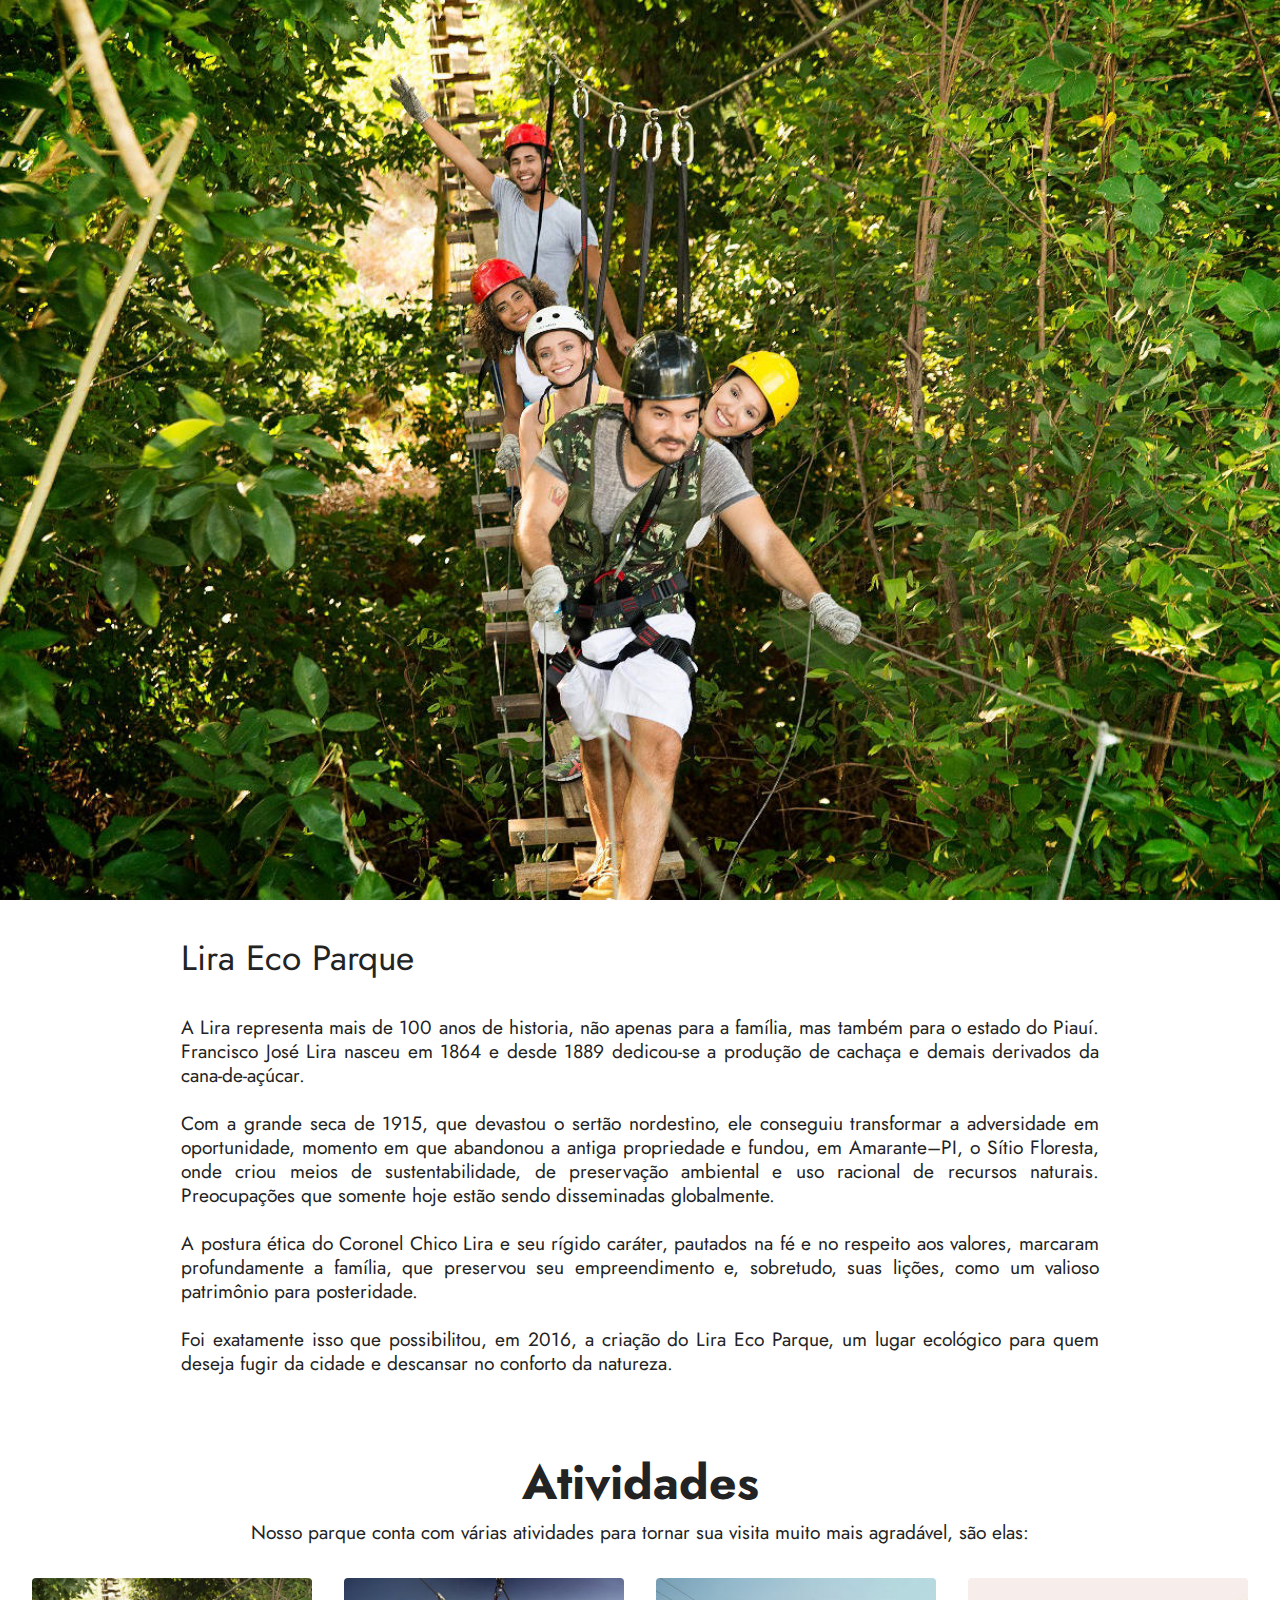
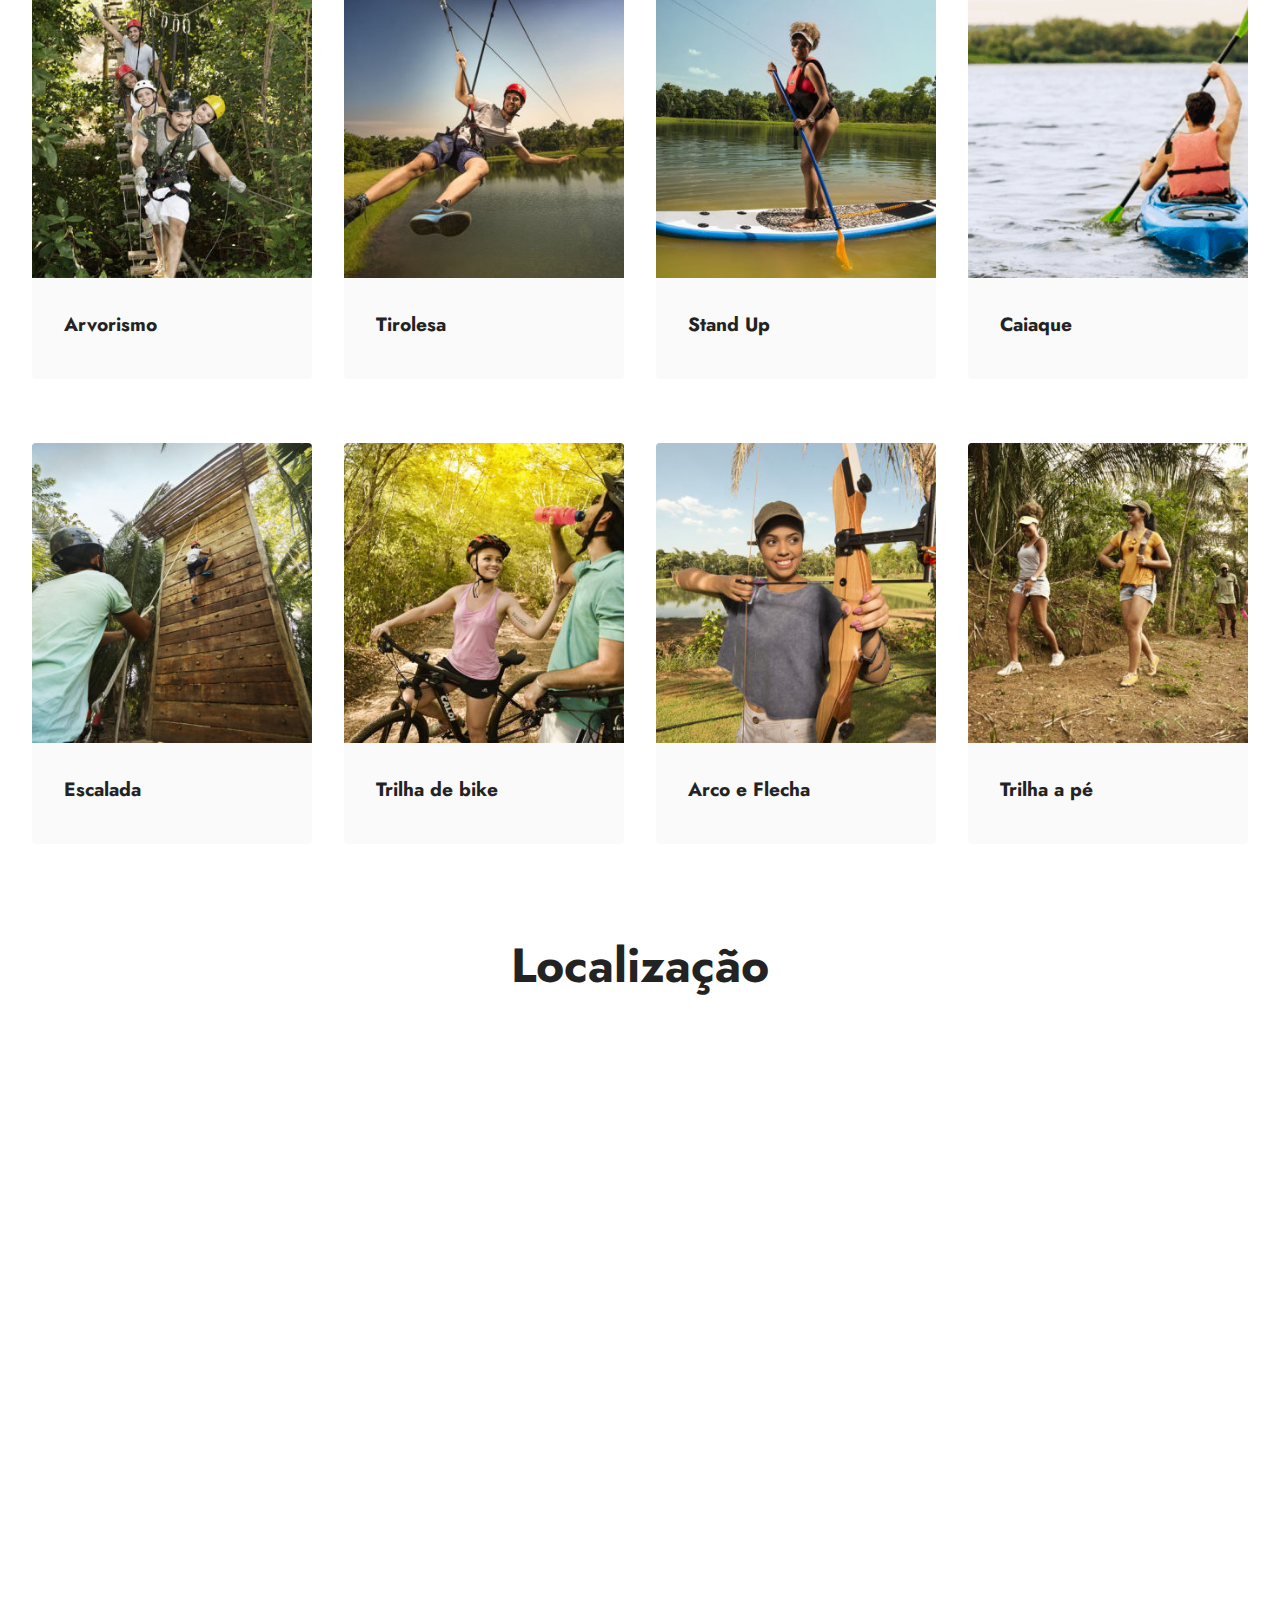
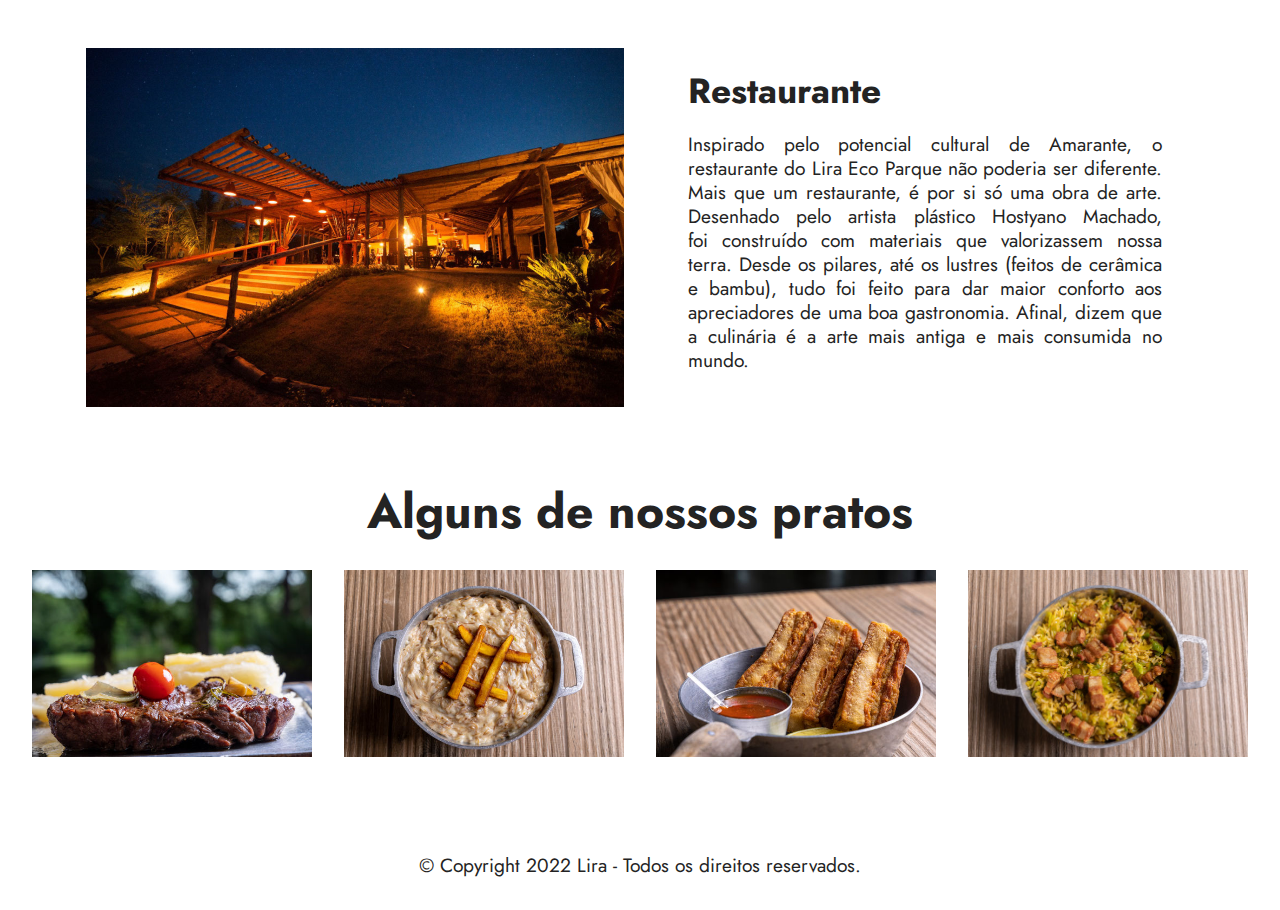
<file: parque.html>
<!DOCTYPE html>
<html  >
<head>
  <!-- Site made with Mobirise Website Builder v5.6.0, https://mobirise.com -->
  <meta charset="UTF-8">
  <meta http-equiv="X-UA-Compatible" content="IE=edge">
  <meta name="generator" content="Mobirise v5.6.0, mobirise.com">
  <meta name="viewport" content="width=device-width, initial-scale=1, minimum-scale=1">
  <link rel="shortcut icon" href="assets/images/lira-128x84.png" type="image/x-icon">
  <meta name="description" content="">
  
  
  <title>Lira Eco Parque </title>
  <link rel="stylesheet" href="assets/web/assets/mobirise-icons2/mobirise2.css">
  <link rel="stylesheet" href="assets/bootstrap/css/bootstrap.min.css">
  <link rel="stylesheet" href="assets/bootstrap/css/bootstrap-grid.min.css">
  <link rel="stylesheet" href="assets/bootstrap/css/bootstrap-reboot.min.css">
  <link rel="stylesheet" href="assets/parallax/jarallax.css">
  <link rel="stylesheet" href="assets/theme/css/style.css">
  <link rel="preload" href="https://fonts.googleapis.com/css?family=Jost:100,200,300,400,500,600,700,800,900,100i,200i,300i,400i,500i,600i,700i,800i,900i&display=swap" as="style" onload="this.onload=null;this.rel='stylesheet'">
  <noscript><link rel="stylesheet" href="https://fonts.googleapis.com/css?family=Jost:100,200,300,400,500,600,700,800,900,100i,200i,300i,400i,500i,600i,700i,800i,900i&display=swap"></noscript>
  <link rel="preload" as="style" href="assets/mobirise/css/mbr-additional.css"><link rel="stylesheet" href="assets/mobirise/css/mbr-additional.css" type="text/css">
  
  
  
  
</head>
<body>
  
  <section data-bs-version="5.1" class="header5 cid-sWHmDIkw0B mbr-fullscreen mbr-parallax-background" id="header5-m">

    

    

    <div class="container">
        <div class="row justify-content-end">
            <div class="col-12 col-lg-7">
                
                
                
                
            </div>
        </div>
    </div>
</section>

<section data-bs-version="5.1" class="content5 cid-sWL1GKlirP" id="content5-19">
    
    <div class="container">
        <div class="row justify-content-center">
            <div class="col-md-12 col-lg-10">
                
                <h4 class="mbr-section-subtitle mbr-fonts-style mb-4 display-5">
                     Lira Eco Parque</h4>
                <p class="mbr-text mbr-fonts-style display-7"></p><div style="text-align: justify;"><span style="font-size: 1.2rem;">A Lira representa mais de 100 anos de historia, não apenas para a </span><span style="font-size: 1.2rem;">família, mas também para o estado do Piauí. Francisco José Lira nasceu </span><span style="font-size: 1.2rem;">em 1864 e desde 1889 dedicou-se a produção de cachaça e demais derivados da cana-de-açúcar.</span></div><div style="text-align: justify;"><span style="font-size: 1.2rem;"><br></span></div><div style="text-align: justify;"><span style="font-size: 1.2rem;">Com a grande seca de 1915, que devastou o sertão nordestino, ele </span><span style="font-size: 1.2rem;">conseguiu transformar a adversidade em oportunidade, momento em que </span><span style="font-size: 1.2rem;">abandonou a antiga propriedade e fundou, em Amarante–PI, o Sítio </span><span style="font-size: 1.2rem;">Floresta, onde criou meios de sustentabilidade, de preservação ambiental </span><span style="font-size: 1.2rem;">e uso racional de recursos naturais. Preocupações que somente hoje estão </span><span style="font-size: 1.2rem;">sendo disseminadas globalmente.</span></div><div style="text-align: justify;"><span style="font-size: 1.2rem;"><br></span></div><div style="text-align: justify;"><span style="font-size: 1.2rem;">A postura ética do Coronel Chico Lira e seu rígido caráter, pautados na </span><span style="font-size: 1.2rem;">fé e no respeito aos valores, marcaram profundamente a família, que </span><span style="font-size: 1.2rem;">preservou seu empreendimento e, sobretudo, suas lições, como um valioso </span><span style="font-size: 1.2rem;">patrimônio para posteridade.</span></div><div style="text-align: justify;"><span style="font-size: 1.2rem;"><br></span></div><div style="text-align: justify;"><span style="font-size: 1.2rem;">Foi exatamente isso que possibilitou, em 2016, a criação do Lira Eco </span><span style="font-size: 1.2rem;">Parque, um lugar ecológico para quem deseja fugir da cidade e descansar </span><span style="font-size: 1.2rem;">no conforto da natureza.</span></div><p></p>
            </div>
        </div>
    </div>
</section>

<section data-bs-version="5.1" class="gallery3 cid-sWKUyuuegk" id="gallery3-13">
    
    
    <div class="container-fluid">
        <div class="mbr-section-head">
            <h4 class="mbr-section-title mbr-fonts-style align-center mb-0 display-2">
                <strong>Atividades</strong></h4>
            <h5 class="mbr-section-subtitle mbr-fonts-style align-center mb-0 mt-2 display-7">Nosso parque conta com várias atividades para tornar sua visita muito mais agradável, são elas:</h5>
        </div>
        <div class="row mt-4">
            <div class="item features-image сol-12 col-md-6 col-lg-3">
                <div class="item-wrapper">
                    <div class="item-img">
                        <img src="assets/images/arvorismo-518x346.jpg" alt="">
                    </div>
                    <div class="item-content">
                        <h5 class="item-title mbr-fonts-style display-7">
                            <strong>Arvorismo</strong></h5>
                        
                        
                    </div>
                    
                </div>
            </div>
            <div class="item features-image сol-12 col-md-6 col-lg-3">
                <div class="item-wrapper">
                    <div class="item-img">
                        <img src="assets/images/tirolesa-518x346.jpg" alt="">
                    </div>
                    <div class="item-content">
                        <h5 class="item-title mbr-fonts-style display-7">
                            <strong>Tirolesa</strong></h5>
                        
                        
                    </div>
                    
                </div>
            </div>
            <div class="item features-image сol-12 col-md-6 col-lg-3">
                <div class="item-wrapper">
                    <div class="item-img">
                        <img src="assets/images/standup-518x346.jpg" alt="">
                    </div>
                    <div class="item-content">
                        <h5 class="item-title mbr-fonts-style display-7">
                            <strong>Stand Up</strong></h5>
                        
                        
                    </div>
                    
                </div>
            </div>
            <div class="item features-image сol-12 col-md-6 col-lg-3">
                <div class="item-wrapper">
                    <div class="item-img">
                        <img src="assets/images/caiaque-1-518x346.png" alt="" title="">
                    </div>
                    <div class="item-content">
                        <h5 class="item-title mbr-fonts-style display-7">
                            <strong>Caiaque</strong></h5>
                        
                        
                    </div>
                    
                </div>
            </div>
        </div>
    </div>
</section>

<section data-bs-version="5.1" class="gallery3 cid-sWL0dyAHoy" id="gallery3-17">
    
    
    <div class="container-fluid">
        
        <div class="row mt-4">
            <div class="item features-image сol-12 col-md-6 col-lg-3 active">
                <div class="item-wrapper">
                    <div class="item-img">
                        <img src="assets/images/escalada-518x346.jpg" alt="">
                    </div>
                    <div class="item-content">
                        <h5 class="item-title mbr-fonts-style display-7">
                            <strong>Escalada</strong></h5>
                        
                        
                    </div>
                    
                </div>
            </div>
            <div class="item features-image сol-12 col-md-6 col-lg-3">
                <div class="item-wrapper">
                    <div class="item-img">
                        <img src="assets/images/bike-518x345.jpg" alt="" title="" data-slide-to="1" data-bs-slide-to="1">
                    </div>
                    <div class="item-content">
                        <h5 class="item-title mbr-fonts-style display-7">
                            <strong>Trilha de bike</strong></h5>
                        
                        
                    </div>
                    
                </div>
            </div><div class="item features-image сol-12 col-md-6 col-lg-3">
                <div class="item-wrapper">
                    <div class="item-img">
                        <img src="assets/images/arco-518x346.jpg" alt="" data-slide-to="2" data-bs-slide-to="2">
                    </div>
                    <div class="item-content">
                        <h5 class="item-title mbr-fonts-style display-7">
                            <strong>Arco e Flecha</strong></h5>
                        
                        
                    </div>
                    
                </div>
            </div>
            
            <div class="item features-image сol-12 col-md-6 col-lg-3">
                <div class="item-wrapper">
                    <div class="item-img">
                        <img src="assets/images/trilha-518x345.jpg" alt="" data-slide-to="3" data-bs-slide-to="3">
                    </div>
                    <div class="item-content">
                        <h5 class="item-title mbr-fonts-style display-7">
                            <strong>Trilha a pé</strong></h5>
                        
                        
                    </div>
                    
                </div>
            </div>
        </div>
    </div>
</section>

<section data-bs-version="5.1" class="map1 cid-sWKUulyYtv" id="map1-12">
    
    
    <div class="container">
        <div class="mbr-section-head mb-4">
            <h3 class="mbr-section-title mbr-fonts-style align-center mb-0 display-2">
                <strong>Localização</strong></h3>
            
        </div>
        <div class="google-map"><iframe frameborder="0" style="border:0" src="https://www.google.com/maps/embed/v1/place?key=AIzaSyDk89J4FSunMF33ruMVWJaJht_Ro0kvoXs&amp;q=Lira Eco Parque - BR-343, Povoado Sítio Floresta - Várzea, Amarante - PI, Brasil" allowfullscreen=""></iframe></div>
    </div>
</section>

<section data-bs-version="5.1" class="image1 cid-sWKWiyUI01" id="image1-15">
    

    

    <div class="container">
        <div class="row align-items-center">
            <div class="col-12 col-lg-6">
                <div class="image-wrapper">
                    <img src="assets/images/resta-1076x718.jpg" alt="Mobirise">
                    
                </div>
            </div>
            <div class="col-12 col-lg">
                <div class="text-wrapper">
                    <h3 class="mbr-section-title mbr-fonts-style mb-3 display-5">
                        <strong>Restaurante</strong></h3>
                    <p class="mbr-text mbr-fonts-style display-7"></p><div style="text-align: justify;"><span style="font-size: 1.2rem;">Inspirado pelo potencial cultural de Amarante, o restaurante do Lira Eco </span><span style="font-size: 1.2rem;">Parque não poderia ser diferente. Mais que um restaurante, é por si só </span><span style="font-size: 1.2rem;">uma obra de arte. Desenhado pelo artista plástico Hostyano Machado, foi&nbsp;</span><span style="font-size: 1.2rem;">construído com materiais que valorizassem nossa terra. Desde os pilares, </span><span style="font-size: 1.2rem;">até os lustres (feitos de cerâmica e bambu), tudo foi feito para dar </span><span style="font-size: 1.2rem;">maior conforto aos apreciadores de uma boa gastronomia. Afinal, dizem </span><span style="font-size: 1.2rem;">que a culinária é a arte mais antiga e mais consumida no mundo.</span></div><p></p>
                </div>
            </div>
        </div>
    </div>
</section>

<section data-bs-version="5.1" class="gallery6 mbr-gallery cid-sWKWlwOJqh" id="gallery6-16">
    

    

    <div class="container-fluid">
        <div class="mbr-section-head">
            <h3 class="mbr-section-title mbr-fonts-style align-center m-0 display-2"><strong>Alguns de nossos pratos</strong></h3>
            
        </div>
        <div class="row mbr-gallery mt-4">
            <div class="col-12 col-md-6 col-lg-3 item gallery-image">
                <div class="item-wrapper" data-toggle="modal" data-bs-toggle="modal" data-target="#sXexpagKol-modal" data-bs-target="#sXexpagKol-modal">
                    <img class="w-100" src="assets/images/foto-moisessaba-100-518x345.jpg" alt="" data-slide-to="0" data-bs-slide-to="0" data-target="#lb-sXexpagKol" data-bs-target="#lb-sXexpagKol">
                    <div class="icon-wrapper">
                        <span class="mobi-mbri mobi-mbri-search mbr-iconfont mbr-iconfont-btn"></span>
                    </div>
                </div>
                
            </div>
            <div class="col-12 col-md-6 col-lg-3 item gallery-image">
                <div class="item-wrapper" data-toggle="modal" data-bs-toggle="modal" data-target="#sXexpagKol-modal" data-bs-target="#sXexpagKol-modal">
                    <img class="w-100" src="assets/images/foto-moisessaba-106-518x345.jpg" alt="" data-slide-to="1" data-bs-slide-to="1" data-target="#lb-sXexpagKol" data-bs-target="#lb-sXexpagKol">
                    <div class="icon-wrapper">
                        <span class="mobi-mbri mobi-mbri-search mbr-iconfont mbr-iconfont-btn"></span>
                    </div>
                </div>
                
            </div>
            <div class="col-12 col-md-6 col-lg-3 item gallery-image">
                <div class="item-wrapper" data-toggle="modal" data-bs-toggle="modal" data-target="#sXexpagKol-modal" data-bs-target="#sXexpagKol-modal">
                    <img class="w-100" src="assets/images/foto-moisessaba-117-518x345.jpg" alt="" data-slide-to="2" data-bs-slide-to="2" data-target="#lb-sXexpagKol" data-bs-target="#lb-sXexpagKol">
                    <div class="icon-wrapper">
                        <span class="mobi-mbri mobi-mbri-search mbr-iconfont mbr-iconfont-btn"></span>
                    </div>
                </div>
                
            </div>
            <div class="col-12 col-md-6 col-lg-3 item gallery-image">
                <div class="item-wrapper" data-toggle="modal" data-bs-toggle="modal" data-target="#sXexpagKol-modal" data-bs-target="#sXexpagKol-modal">
                    <img class="w-100" src="assets/images/foto-moisessaba-90-566x377.jpg" alt="" data-slide-to="3" data-bs-slide-to="3" data-target="#lb-sXexpagKol" data-bs-target="#lb-sXexpagKol">
                    <div class="icon-wrapper">
                        <span class="mobi-mbri mobi-mbri-search mbr-iconfont mbr-iconfont-btn"></span>
                    </div>
                </div>
                
            </div>
        </div>

        <div class="modal mbr-slider" tabindex="-1" role="dialog" aria-hidden="true" id="sXexpagKol-modal">
            <div class="modal-dialog" role="document">
                <div class="modal-content">
                    <div class="modal-body">
                        <div class="carousel slide carousel-fade" id="lb-sXexpagKol" data-interval="5000" data-bs-interval="5000">
                            <div class="carousel-inner">
                                <div class="carousel-item active">
                                    <img class="d-block w-100" src="assets/images/foto-moisessaba-100-518x345.jpg" alt="">
                                </div>
                                <div class="carousel-item">
                                    <img class="d-block w-100" src="assets/images/foto-moisessaba-106-518x345.jpg" alt="">
                                </div>
                                <div class="carousel-item">
                                    <img class="d-block w-100" src="assets/images/foto-moisessaba-117-518x345.jpg" alt="">
                                </div>
                                <div class="carousel-item">
                                    <img class="d-block w-100" src="assets/images/foto-moisessaba-90-566x377.jpg" alt="">
                                </div>
                            </div>
                            <ol class="carousel-indicators">
                                <li data-slide-to="0" data-bs-slide-to="0" class="active" data-target="#lb-sXexpagKol" data-bs-target="#lb-sXexpagKol"></li>
                                <li data-slide-to="1" data-bs-slide-to="1" data-target="#lb-sXexpagKol" data-bs-target="#lb-sXexpagKol"></li>
                                <li data-slide-to="2" data-bs-slide-to="2" data-target="#lb-sXexpagKol" data-bs-target="#lb-sXexpagKol"></li>
                                <li data-slide-to="3" data-bs-slide-to="3" data-target="#lb-sXexpagKol" data-bs-target="#lb-sXexpagKol"></li>
                            </ol>
                            <a role="button" href="" class="close" data-dismiss="modal" data-bs-dismiss="modal" aria-label="Close">
                            </a>
                            <a class="carousel-control-prev carousel-control" role="button" data-slide="prev" data-bs-slide="prev" href="#lb-sXexpagKol">
                                <span class="mobi-mbri mobi-mbri-arrow-prev" aria-hidden="true"></span>
                                <span class="sr-only visually-hidden">Previous</span>
                            </a>
                            <a class="carousel-control-next carousel-control" role="button" data-slide="next" data-bs-slide="next" href="#lb-sXexpagKol">
                                <span class="mobi-mbri mobi-mbri-arrow-next" aria-hidden="true"></span>
                                <span class="sr-only visually-hidden">Next</span>
                            </a>
                        </div>
                    </div>
                </div>
            </div>
        </div>
    </div>
</section>

<section data-bs-version="5.1" class="footer7 cid-sWHnHMTXbA" once="footers" id="footer7-n">

    

    

    <div class="container">
        <div class="media-container-row align-center mbr-white">
            <div class="col-12">
                <p class="mbr-text mb-0 mbr-fonts-style display-7">
                    © Copyright 2022 Lira - Todos os direitos reservados.</p>
            </div>
        </div>
    </div>
</section>
  
  
</body>
</html>
</file>
<file: assets/theme/css/style.css>
@charset "UTF-8";
section {
  background-color: #ffffff;
}

body {
  font-style: normal;
  line-height: 1.5;
  font-weight: 400;
  color: #232323;
  position: relative;
}

button {
  background-color: transparent;
  border-color: transparent;
}

section,
.container,
.container-fluid {
  position: relative;
  word-wrap: break-word;
}

a.mbr-iconfont:hover {
  text-decoration: none;
}

.article .lead p,
.article .lead ul,
.article .lead ol,
.article .lead pre,
.article .lead blockquote {
  margin-bottom: 0;
}

a {
  font-style: normal;
  font-weight: 400;
  cursor: pointer;
}
a, a:hover {
  text-decoration: none;
}

.mbr-section-title {
  font-style: normal;
  line-height: 1.3;
}

.mbr-section-subtitle {
  line-height: 1.3;
}

.mbr-text {
  font-style: normal;
  line-height: 1.7;
}

h1,
h2,
h3,
h4,
h5,
h6,
.display-1,
.display-2,
.display-4,
.display-5,
.display-7,
span,
p,
a {
  line-height: 1;
  word-break: break-word;
  word-wrap: break-word;
  font-weight: 400;
}

b,
strong {
  font-weight: bold;
}

input:-webkit-autofill, input:-webkit-autofill:hover, input:-webkit-autofill:focus, input:-webkit-autofill:active {
  transition-delay: 9999s;
  -webkit-transition-property: background-color, color;
  transition-property: background-color, color;
}

textarea[type=hidden] {
  display: none;
}

section {
  background-position: 50% 50%;
  background-repeat: no-repeat;
  background-size: cover;
}
section .mbr-background-video,
section .mbr-background-video-preview {
  position: absolute;
  bottom: 0;
  left: 0;
  right: 0;
  top: 0;
}

.hidden {
  visibility: hidden;
}

.mbr-z-index20 {
  z-index: 20;
}

/*! Base colors */
.mbr-white {
  color: #ffffff;
}

.mbr-black {
  color: #111111;
}

.mbr-bg-white {
  background-color: #ffffff;
}

.mbr-bg-black {
  background-color: #000000;
}

/*! Text-aligns */
.align-left {
  text-align: left;
}

.align-center {
  text-align: center;
}

.align-right {
  text-align: right;
}

/*! Font-weight  */
.mbr-light {
  font-weight: 300;
}

.mbr-regular {
  font-weight: 400;
}

.mbr-semibold {
  font-weight: 500;
}

.mbr-bold {
  font-weight: 700;
}

/*! Media  */
.media-content {
  flex-basis: 100%;
}

.media-container-row {
  display: flex;
  flex-direction: row;
  flex-wrap: wrap;
  justify-content: center;
  align-content: center;
  align-items: start;
}
.media-container-row .media-size-item {
  width: 400px;
}

.media-container-column {
  display: flex;
  flex-direction: column;
  flex-wrap: wrap;
  justify-content: center;
  align-content: center;
  align-items: stretch;
}
.media-container-column > * {
  width: 100%;
}

@media (min-width: 992px) {
  .media-container-row {
    flex-wrap: nowrap;
  }
}
figure {
  margin-bottom: 0;
  overflow: hidden;
}

figure[mbr-media-size] {
  transition: width 0.1s;
}

img,
iframe {
  display: block;
  width: 100%;
}

.card {
  background-color: transparent;
  border: none;
}

.card-box {
  width: 100%;
}

.card-img {
  text-align: center;
  flex-shrink: 0;
  -webkit-flex-shrink: 0;
}

.media {
  max-width: 100%;
  margin: 0 auto;
}

.mbr-figure {
  align-self: center;
}

.media-container > div {
  max-width: 100%;
}

.mbr-figure img,
.card-img img {
  width: 100%;
}

@media (max-width: 991px) {
  .media-size-item {
    width: auto !important;
  }

  .media {
    width: auto;
  }

  .mbr-figure {
    width: 100% !important;
  }
}
/*! Buttons */
.mbr-section-btn {
  margin-left: -0.6rem;
  margin-right: -0.6rem;
  font-size: 0;
}

.btn {
  font-weight: 600;
  border-width: 1px;
  font-style: normal;
  margin: 0.6rem 0.6rem;
  white-space: normal;
  transition: all 0.2s ease-in-out;
  display: inline-flex;
  align-items: center;
  justify-content: center;
  word-break: break-word;
}

.btn-sm {
  font-weight: 600;
  letter-spacing: 0px;
  transition: all 0.3s ease-in-out;
}

.btn-md {
  font-weight: 600;
  letter-spacing: 0px;
  transition: all 0.3s ease-in-out;
}

.btn-lg {
  font-weight: 600;
  letter-spacing: 0px;
  transition: all 0.3s ease-in-out;
}

.btn-form {
  margin: 0;
}
.btn-form:hover {
  cursor: pointer;
}

nav .mbr-section-btn {
  margin-left: 0rem;
  margin-right: 0rem;
}

/*! Btn icon margin */
.btn .mbr-iconfont,
.btn.btn-sm .mbr-iconfont {
  order: 1;
  cursor: pointer;
  margin-left: 0.5rem;
  vertical-align: sub;
}

.btn.btn-md .mbr-iconfont,
.btn.btn-md .mbr-iconfont {
  margin-left: 0.8rem;
}

.mbr-regular {
  font-weight: 400;
}

.mbr-semibold {
  font-weight: 500;
}

.mbr-bold {
  font-weight: 700;
}

[type=submit] {
  -webkit-appearance: none;
}

/*! Full-screen */
.mbr-fullscreen .mbr-overlay {
  min-height: 100vh;
}

.mbr-fullscreen {
  display: flex;
  display: -moz-flex;
  display: -ms-flex;
  display: -o-flex;
  align-items: center;
  min-height: 100vh;
  padding-top: 3rem;
  padding-bottom: 3rem;
}

/*! Map */
.map {
  height: 25rem;
  position: relative;
}
.map iframe {
  width: 100%;
  height: 100%;
}

/*! Scroll to top arrow */
.mbr-arrow-up {
  bottom: 25px;
  right: 90px;
  position: fixed;
  text-align: right;
  z-index: 5000;
  color: #ffffff;
  font-size: 22px;
}

.mbr-arrow-up a {
  background: rgba(0, 0, 0, 0.2);
  border-radius: 50%;
  color: #fff;
  display: inline-block;
  height: 60px;
  width: 60px;
  border: 2px solid #fff;
  outline-style: none !important;
  position: relative;
  text-decoration: none;
  transition: all 0.3s ease-in-out;
  cursor: pointer;
  text-align: center;
}
.mbr-arrow-up a:hover {
  background-color: rgba(0, 0, 0, 0.4);
}
.mbr-arrow-up a i {
  line-height: 60px;
}

.mbr-arrow-up-icon {
  display: block;
  color: #fff;
}

.mbr-arrow-up-icon::before {
  content: "›";
  display: inline-block;
  font-family: serif;
  font-size: 22px;
  line-height: 1;
  font-style: normal;
  position: relative;
  top: 6px;
  left: -4px;
  transform: rotate(-90deg);
}

/*! Arrow Down */
.mbr-arrow {
  position: absolute;
  bottom: 45px;
  left: 50%;
  width: 60px;
  height: 60px;
  cursor: pointer;
  background-color: rgba(80, 80, 80, 0.5);
  border-radius: 50%;
  transform: translateX(-50%);
}
@media (max-width: 767px) {
  .mbr-arrow {
    display: none;
  }
}
.mbr-arrow > a {
  display: inline-block;
  text-decoration: none;
  outline-style: none;
  -webkit-animation: arrowdown 1.7s ease-in-out infinite;
          animation: arrowdown 1.7s ease-in-out infinite;
  color: #ffffff;
}
.mbr-arrow > a > i {
  position: absolute;
  top: -2px;
  left: 15px;
  font-size: 2rem;
}

#scrollToTop a i::before {
  content: "";
  position: absolute;
  display: block;
  border-bottom: 2.5px solid #fff;
  border-left: 2.5px solid #fff;
  width: 27.8%;
  height: 27.8%;
  left: 50%;
  top: 51%;
  transform: translateY(-30%) translateX(-50%) rotate(135deg);
}

@keyframes arrowdown {
  0% {
    transform: translateY(0px);
  }
  50% {
    transform: translateY(-5px);
  }
  100% {
    transform: translateY(0px);
  }
}
@-webkit-keyframes arrowdown {
  0% {
    transform: translateY(0px);
  }
  50% {
    transform: translateY(-5px);
  }
  100% {
    transform: translateY(0px);
  }
}
@media (max-width: 500px) {
  .mbr-arrow-up {
    left: 0;
    right: 0;
    text-align: center;
  }
}
/*Gradients animation*/
@keyframes gradient-animation {
  from {
    background-position: 0% 100%;
    -webkit-animation-timing-function: ease-in-out;
            animation-timing-function: ease-in-out;
  }
  to {
    background-position: 100% 0%;
    -webkit-animation-timing-function: ease-in-out;
            animation-timing-function: ease-in-out;
  }
}
@-webkit-keyframes gradient-animation {
  from {
    background-position: 0% 100%;
    -webkit-animation-timing-function: ease-in-out;
            animation-timing-function: ease-in-out;
  }
  to {
    background-position: 100% 0%;
    -webkit-animation-timing-function: ease-in-out;
            animation-timing-function: ease-in-out;
  }
}
.bg-gradient {
  background-size: 200% 200%;
  animation: gradient-animation 5s infinite alternate;
  -webkit-animation: gradient-animation 5s infinite alternate;
}

.menu .navbar-brand {
  display: -webkit-flex;
}
.menu .navbar-brand span {
  display: flex;
  display: -webkit-flex;
}
.menu .navbar-brand .navbar-caption-wrap {
  display: -webkit-flex;
}
.menu .navbar-brand .navbar-logo img {
  display: -webkit-flex;
  width: auto;
}
@media (min-width: 768px) and (max-width: 991px) {
  .menu .navbar-toggleable-sm .navbar-nav {
    display: -ms-flexbox;
  }
}
@media (max-width: 991px) {
  .menu .navbar-collapse {
    max-height: 93.5vh;
  }
  .menu .navbar-collapse.show {
    overflow: auto;
  }
}
@media (min-width: 992px) {
  .menu .navbar-nav.nav-dropdown {
    display: -webkit-flex;
  }
  .menu .navbar-toggleable-sm .navbar-collapse {
    display: -webkit-flex !important;
  }
  .menu .collapsed .navbar-collapse {
    max-height: 93.5vh;
  }
  .menu .collapsed .navbar-collapse.show {
    overflow: auto;
  }
}
@media (max-width: 767px) {
  .menu .navbar-collapse {
    max-height: 80vh;
  }
}

.nav-link .mbr-iconfont {
  margin-right: 0.5rem;
}

.navbar {
  display: -webkit-flex;
  -webkit-flex-wrap: wrap;
  -webkit-align-items: center;
  -webkit-justify-content: space-between;
}

.navbar-collapse {
  -webkit-flex-basis: 100%;
  -webkit-flex-grow: 1;
  -webkit-align-items: center;
}

.nav-dropdown .link {
  padding: 0.667em 1.667em !important;
  margin: 0 !important;
}

.nav {
  display: -webkit-flex;
  -webkit-flex-wrap: wrap;
}

.row {
  display: -webkit-flex;
  -webkit-flex-wrap: wrap;
}

.justify-content-center {
  -webkit-justify-content: center;
}

.form-inline {
  display: -webkit-flex;
}

.card-wrapper {
  -webkit-flex: 1;
}

.carousel-control {
  z-index: 10;
  display: -webkit-flex;
}

.carousel-controls {
  display: -webkit-flex;
}

.media {
  display: -webkit-flex;
}

.form-group:focus {
  outline: none;
}

.jq-selectbox__select {
  padding: 7px 0;
  position: relative;
}

.jq-selectbox__dropdown {
  overflow: hidden;
  border-radius: 10px;
  position: absolute;
  top: 100%;
  left: 0 !important;
  width: 100% !important;
}

.jq-selectbox__trigger-arrow {
  right: 0;
  transform: translateY(-50%);
}

.jq-selectbox li {
  padding: 1.07em 0.5em;
}

input[type=range] {
  padding-left: 0 !important;
  padding-right: 0 !important;
}

.modal-dialog,
.modal-content {
  height: 100%;
}

.modal-dialog .carousel-inner {
  height: calc(100vh - 1.75rem);
}
@media (max-width: 575px) {
  .modal-dialog .carousel-inner {
    height: calc(100vh - 1rem);
  }
}

.carousel-item {
  text-align: center;
}

.carousel-item img {
  margin: auto;
}

.navbar-toggler {
  align-self: flex-start;
  padding: 0.25rem 0.75rem;
  font-size: 1.25rem;
  line-height: 1;
  background: transparent;
  border: 1px solid transparent;
  border-radius: 0.25rem;
}

.navbar-toggler:focus,
.navbar-toggler:hover {
  text-decoration: none;
  box-shadow: none;
}

.navbar-toggler-icon {
  display: inline-block;
  width: 1.5em;
  height: 1.5em;
  vertical-align: middle;
  content: "";
  background: no-repeat center center;
  background-size: 100% 100%;
}

.navbar-toggler-left {
  position: absolute;
  left: 1rem;
}

.navbar-toggler-right {
  position: absolute;
  right: 1rem;
}

.card-img {
  width: auto;
}

.menu .navbar.collapsed:not(.beta-menu) {
  flex-direction: column;
}

.carousel-item.active,
.carousel-item-next,
.carousel-item-prev {
  display: flex;
}

.note-air-layout .dropup .dropdown-menu,
.note-air-layout .navbar-fixed-bottom .dropdown .dropdown-menu {
  bottom: initial !important;
}

html,
body {
  height: auto;
  min-height: 100vh;
}

.dropup .dropdown-toggle::after {
  display: none;
}

.form-asterisk {
  font-family: initial;
  position: absolute;
  top: -2px;
  font-weight: normal;
}

.form-control-label {
  position: relative;
  cursor: pointer;
  margin-bottom: 0.357em;
  padding: 0;
}

.alert {
  color: #ffffff;
  border-radius: 0;
  border: 0;
  font-size: 1.1rem;
  line-height: 1.5;
  margin-bottom: 1.875rem;
  padding: 1.25rem;
  position: relative;
  text-align: center;
}
.alert.alert-form::after {
  background-color: inherit;
  bottom: -7px;
  content: "";
  display: block;
  height: 14px;
  left: 50%;
  margin-left: -7px;
  position: absolute;
  transform: rotate(45deg);
  width: 14px;
}

.form-control {
  background-color: #ffffff;
  background-clip: border-box;
  color: #232323;
  line-height: 1rem !important;
  height: auto;
  padding: 0.6rem 1.2rem;
  transition: border-color 0.25s ease 0s;
  border: 1px solid transparent !important;
  border-radius: 4px;
  box-shadow: rgba(0, 0, 0, 0.07) 0px 1px 1px 0px, rgba(0, 0, 0, 0.07) 0px 1px 3px 0px, rgba(0, 0, 0, 0.03) 0px 0px 0px 1px;
}
.form-active .form-control:invalid {
  border-color: red;
}

form .row {
  margin-left: -0.6rem;
  margin-right: -0.6rem;
}
form .row [class*=col] {
  padding-left: 0.6rem;
  padding-right: 0.6rem;
}

form .mbr-section-btn {
  margin: 0;
  padding-left: 0.6rem;
  padding-right: 0.6rem;
}

form .btn {
  display: flex;
  padding: 0.6rem 1.2rem;
  margin: 0;
}

form .form-check-input {
  margin-top: 0.5;
}

textarea.form-control {
  line-height: 1.5rem !important;
}

.form-group {
  margin-bottom: 1.2rem;
}

.form-control,
form .btn {
  min-height: 48px;
}

.gdpr-block label span.textGDPR input[name=gdpr] {
  top: 7px;
}

.form-control:focus {
  box-shadow: none;
}

:focus {
  outline: none;
}

.mbr-overlay {
  background-color: #000;
  bottom: 0;
  left: 0;
  opacity: 0.5;
  position: absolute;
  right: 0;
  top: 0;
  z-index: 0;
  pointer-events: none;
}

blockquote {
  font-style: italic;
  padding: 3rem;
  font-size: 1.09rem;
  position: relative;
  border-left: 3px solid;
}

ul,
ol,
pre,
blockquote {
  margin-bottom: 2.3125rem;
}

.mt-4 {
  margin-top: 2rem !important;
}

.mb-4 {
  margin-bottom: 2rem !important;
}

@media (min-width: 992px) {
  .container {
    padding-left: 16px;
    padding-right: 16px;
  }

  .row {
    margin-left: -16px;
    margin-right: -16px;
  }
  .row > [class*=col] {
    padding-left: 16px;
    padding-right: 16px;
  }
}
@media (min-width: 768px) {
  .container-fluid {
    padding-left: 32px;
    padding-right: 32px;
  }
}
@media (min-width: 768px) and (max-width: 991px) {
  .mbr-container {
    padding-left: 32px;
    padding-right: 32px;
  }
}
@media (max-width: 767px) {
  .mbr-container {
    padding-left: 16px;
    padding-right: 16px;
  }
}
.card-wrapper,
.item-wrapper {
  overflow: hidden;
}

.app-video-wrapper > img {
  opacity: 1;
}

.item {
  position: relative;
}

.dropdown-menu .dropdown-menu {
  left: 100%;
}

.dropdown-item + .dropdown-menu {
  display: none;
}

.dropdown-item:hover + .dropdown-menu,
.dropdown-menu:hover {
  display: block;
}

@media (min-aspect-ratio: 16/9) {
  .mbr-video-foreground {
    height: 300% !important;
    top: -100% !important;
  }
}
@media (max-aspect-ratio: 16/9) {
  .mbr-video-foreground {
    width: 300% !important;
    left: -100% !important;
  }
}.engine {
	position: absolute;
	text-indent: -2400px;
	text-align: center;
	padding: 0;
	top: 0;
	left: -2400px;
}
</file>
<file: assets/mobirise/css/mbr-additional.css>
body {
  font-family: Jost;
}
.display-1 {
  font-family: 'Jost', sans-serif;
  font-size: 4.6rem;
  line-height: 1.1;
}
.display-1 > .mbr-iconfont {
  font-size: 5.75rem;
}
.display-2 {
  font-family: 'Jost', sans-serif;
  font-size: 3rem;
  line-height: 1.1;
}
.display-2 > .mbr-iconfont {
  font-size: 3.75rem;
}
.display-4 {
  font-family: 'Jost', sans-serif;
  font-size: 1.1rem;
  line-height: 1.5;
}
.display-4 > .mbr-iconfont {
  font-size: 1.375rem;
}
.display-5 {
  font-family: 'Jost', sans-serif;
  font-size: 2.2rem;
  line-height: 1.5;
}
.display-5 > .mbr-iconfont {
  font-size: 2.75rem;
}
.display-7 {
  font-family: 'Jost', sans-serif;
  font-size: 1.2rem;
  line-height: 1.5;
}
.display-7 > .mbr-iconfont {
  font-size: 1.5rem;
}
/* ---- Fluid typography for mobile devices ---- */
/* 1.4 - font scale ratio ( bootstrap == 1.42857 ) */
/* 100vw - current viewport width */
/* (48 - 20)  48 == 48rem == 768px, 20 == 20rem == 320px(minimal supported viewport) */
/* 0.65 - min scale variable, may vary */
@media (max-width: 992px) {
  .display-1 {
    font-size: 3.68rem;
  }
}
@media (max-width: 768px) {
  .display-1 {
    font-size: 3.22rem;
    font-size: calc( 2.26rem + (4.6 - 2.26) * ((100vw - 20rem) / (48 - 20)));
    line-height: calc( 1.1 * (2.26rem + (4.6 - 2.26) * ((100vw - 20rem) / (48 - 20))));
  }
  .display-2 {
    font-size: 2.4rem;
    font-size: calc( 1.7rem + (3 - 1.7) * ((100vw - 20rem) / (48 - 20)));
    line-height: calc( 1.3 * (1.7rem + (3 - 1.7) * ((100vw - 20rem) / (48 - 20))));
  }
  .display-4 {
    font-size: 0.88rem;
    font-size: calc( 1.0350000000000001rem + (1.1 - 1.0350000000000001) * ((100vw - 20rem) / (48 - 20)));
    line-height: calc( 1.4 * (1.0350000000000001rem + (1.1 - 1.0350000000000001) * ((100vw - 20rem) / (48 - 20))));
  }
  .display-5 {
    font-size: 1.76rem;
    font-size: calc( 1.42rem + (2.2 - 1.42) * ((100vw - 20rem) / (48 - 20)));
    line-height: calc( 1.4 * (1.42rem + (2.2 - 1.42) * ((100vw - 20rem) / (48 - 20))));
  }
  .display-7 {
    font-size: 0.96rem;
    font-size: calc( 1.07rem + (1.2 - 1.07) * ((100vw - 20rem) / (48 - 20)));
    line-height: calc( 1.4 * (1.07rem + (1.2 - 1.07) * ((100vw - 20rem) / (48 - 20))));
  }
}
/* Buttons */
.btn {
  padding: 0.6rem 1.2rem;
  border-radius: 4px;
}
.btn-sm {
  padding: 0.6rem 1.2rem;
  border-radius: 4px;
}
.btn-md {
  padding: 0.6rem 1.2rem;
  border-radius: 4px;
}
.btn-lg {
  padding: 1rem 2.6rem;
  border-radius: 4px;
}
.bg-primary {
  background-color: #52665a !important;
}
.bg-success {
  background-color: #40b0bf !important;
}
.bg-info {
  background-color: #52665a !important;
}
.bg-warning {
  background-color: #ffe161 !important;
}
.bg-danger {
  background-color: #ff9966 !important;
}
.btn-primary,
.btn-primary:active {
  background-color: #52665a !important;
  border-color: #52665a !important;
  color: #ffffff !important;
  box-shadow: 0 2px 2px 0 rgba(0, 0, 0, 0.2);
}
.btn-primary:hover,
.btn-primary:focus,
.btn-primary.focus,
.btn-primary.active {
  color: #ffffff !important;
  background-color: #2b3630 !important;
  border-color: #2b3630 !important;
  box-shadow: 0 2px 5px 0 rgba(0, 0, 0, 0.2);
}
.btn-primary.disabled,
.btn-primary:disabled {
  color: #ffffff !important;
  background-color: #2b3630 !important;
  border-color: #2b3630 !important;
}
.btn-secondary,
.btn-secondary:active {
  background-color: #ff6666 !important;
  border-color: #ff6666 !important;
  color: #ffffff !important;
  box-shadow: 0 2px 2px 0 rgba(0, 0, 0, 0.2);
}
.btn-secondary:hover,
.btn-secondary:focus,
.btn-secondary.focus,
.btn-secondary.active {
  color: #ffffff !important;
  background-color: #ff0f0f !important;
  border-color: #ff0f0f !important;
  box-shadow: 0 2px 5px 0 rgba(0, 0, 0, 0.2);
}
.btn-secondary.disabled,
.btn-secondary:disabled {
  color: #ffffff !important;
  background-color: #ff0f0f !important;
  border-color: #ff0f0f !important;
}
.btn-info,
.btn-info:active {
  background-color: #52665a !important;
  border-color: #52665a !important;
  color: #ffffff !important;
  box-shadow: 0 2px 2px 0 rgba(0, 0, 0, 0.2);
}
.btn-info:hover,
.btn-info:focus,
.btn-info.focus,
.btn-info.active {
  color: #ffffff !important;
  background-color: #2b3630 !important;
  border-color: #2b3630 !important;
  box-shadow: 0 2px 5px 0 rgba(0, 0, 0, 0.2);
}
.btn-info.disabled,
.btn-info:disabled {
  color: #ffffff !important;
  background-color: #2b3630 !important;
  border-color: #2b3630 !important;
}
.btn-success,
.btn-success:active {
  background-color: #40b0bf !important;
  border-color: #40b0bf !important;
  color: #ffffff !important;
  box-shadow: 0 2px 2px 0 rgba(0, 0, 0, 0.2);
}
.btn-success:hover,
.btn-success:focus,
.btn-success.focus,
.btn-success.active {
  color: #ffffff !important;
  background-color: #2a747e !important;
  border-color: #2a747e !important;
  box-shadow: 0 2px 5px 0 rgba(0, 0, 0, 0.2);
}
.btn-success.disabled,
.btn-success:disabled {
  color: #ffffff !important;
  background-color: #2a747e !important;
  border-color: #2a747e !important;
}
.btn-warning,
.btn-warning:active {
  background-color: #ffe161 !important;
  border-color: #ffe161 !important;
  color: #614f00 !important;
  box-shadow: 0 2px 2px 0 rgba(0, 0, 0, 0.2);
}
.btn-warning:hover,
.btn-warning:focus,
.btn-warning.focus,
.btn-warning.active {
  color: #0a0800 !important;
  background-color: #ffd10a !important;
  border-color: #ffd10a !important;
  box-shadow: 0 2px 5px 0 rgba(0, 0, 0, 0.2);
}
.btn-warning.disabled,
.btn-warning:disabled {
  color: #614f00 !important;
  background-color: #ffd10a !important;
  border-color: #ffd10a !important;
}
.btn-danger,
.btn-danger:active {
  background-color: #ff9966 !important;
  border-color: #ff9966 !important;
  color: #ffffff !important;
  box-shadow: 0 2px 2px 0 rgba(0, 0, 0, 0.2);
}
.btn-danger:hover,
.btn-danger:focus,
.btn-danger.focus,
.btn-danger.active {
  color: #ffffff !important;
  background-color: #ff5f0f !important;
  border-color: #ff5f0f !important;
  box-shadow: 0 2px 5px 0 rgba(0, 0, 0, 0.2);
}
.btn-danger.disabled,
.btn-danger:disabled {
  color: #ffffff !important;
  background-color: #ff5f0f !important;
  border-color: #ff5f0f !important;
}
.btn-white,
.btn-white:active {
  background-color: #fafafa !important;
  border-color: #fafafa !important;
  color: #7a7a7a !important;
  box-shadow: 0 2px 2px 0 rgba(0, 0, 0, 0.2);
}
.btn-white:hover,
.btn-white:focus,
.btn-white.focus,
.btn-white.active {
  color: #4f4f4f !important;
  background-color: #cfcfcf !important;
  border-color: #cfcfcf !important;
  box-shadow: 0 2px 5px 0 rgba(0, 0, 0, 0.2);
}
.btn-white.disabled,
.btn-white:disabled {
  color: #7a7a7a !important;
  background-color: #cfcfcf !important;
  border-color: #cfcfcf !important;
}
.btn-black,
.btn-black:active {
  background-color: #232323 !important;
  border-color: #232323 !important;
  color: #ffffff !important;
  box-shadow: 0 2px 2px 0 rgba(0, 0, 0, 0.2);
}
.btn-black:hover,
.btn-black:focus,
.btn-black.focus,
.btn-black.active {
  color: #ffffff !important;
  background-color: #000000 !important;
  border-color: #000000 !important;
  box-shadow: 0 2px 5px 0 rgba(0, 0, 0, 0.2);
}
.btn-black.disabled,
.btn-black:disabled {
  color: #ffffff !important;
  background-color: #000000 !important;
  border-color: #000000 !important;
}
.btn-primary-outline,
.btn-primary-outline:active {
  background-color: transparent !important;
  border-color: transparent;
  color: #52665a;
}
.btn-primary-outline:hover,
.btn-primary-outline:focus,
.btn-primary-outline.focus,
.btn-primary-outline.active {
  color: #2b3630 !important;
  background-color: transparent!important;
  border-color: transparent!important;
  box-shadow: none!important;
}
.btn-primary-outline.disabled,
.btn-primary-outline:disabled {
  color: #ffffff !important;
  background-color: #52665a !important;
  border-color: #52665a !important;
}
.btn-secondary-outline,
.btn-secondary-outline:active {
  background-color: transparent !important;
  border-color: transparent;
  color: #ff6666;
}
.btn-secondary-outline:hover,
.btn-secondary-outline:focus,
.btn-secondary-outline.focus,
.btn-secondary-outline.active {
  color: #ff0f0f !important;
  background-color: transparent!important;
  border-color: transparent!important;
  box-shadow: none!important;
}
.btn-secondary-outline.disabled,
.btn-secondary-outline:disabled {
  color: #ffffff !important;
  background-color: #ff6666 !important;
  border-color: #ff6666 !important;
}
.btn-info-outline,
.btn-info-outline:active {
  background-color: transparent !important;
  border-color: transparent;
  color: #52665a;
}
.btn-info-outline:hover,
.btn-info-outline:focus,
.btn-info-outline.focus,
.btn-info-outline.active {
  color: #2b3630 !important;
  background-color: transparent!important;
  border-color: transparent!important;
  box-shadow: none!important;
}
.btn-info-outline.disabled,
.btn-info-outline:disabled {
  color: #ffffff !important;
  background-color: #52665a !important;
  border-color: #52665a !important;
}
.btn-success-outline,
.btn-success-outline:active {
  background-color: transparent !important;
  border-color: transparent;
  color: #40b0bf;
}
.btn-success-outline:hover,
.btn-success-outline:focus,
.btn-success-outline.focus,
.btn-success-outline.active {
  color: #2a747e !important;
  background-color: transparent!important;
  border-color: transparent!important;
  box-shadow: none!important;
}
.btn-success-outline.disabled,
.btn-success-outline:disabled {
  color: #ffffff !important;
  background-color: #40b0bf !important;
  border-color: #40b0bf !important;
}
.btn-warning-outline,
.btn-warning-outline:active {
  background-color: transparent !important;
  border-color: transparent;
  color: #ffe161;
}
.btn-warning-outline:hover,
.btn-warning-outline:focus,
.btn-warning-outline.focus,
.btn-warning-outline.active {
  color: #ffd10a !important;
  background-color: transparent!important;
  border-color: transparent!important;
  box-shadow: none!important;
}
.btn-warning-outline.disabled,
.btn-warning-outline:disabled {
  color: #614f00 !important;
  background-color: #ffe161 !important;
  border-color: #ffe161 !important;
}
.btn-danger-outline,
.btn-danger-outline:active {
  background-color: transparent !important;
  border-color: transparent;
  color: #ff9966;
}
.btn-danger-outline:hover,
.btn-danger-outline:focus,
.btn-danger-outline.focus,
.btn-danger-outline.active {
  color: #ff5f0f !important;
  background-color: transparent!important;
  border-color: transparent!important;
  box-shadow: none!important;
}
.btn-danger-outline.disabled,
.btn-danger-outline:disabled {
  color: #ffffff !important;
  background-color: #ff9966 !important;
  border-color: #ff9966 !important;
}
.btn-black-outline,
.btn-black-outline:active {
  background-color: transparent !important;
  border-color: transparent;
  color: #232323;
}
.btn-black-outline:hover,
.btn-black-outline:focus,
.btn-black-outline.focus,
.btn-black-outline.active {
  color: #000000 !important;
  background-color: transparent!important;
  border-color: transparent!important;
  box-shadow: none!important;
}
.btn-black-outline.disabled,
.btn-black-outline:disabled {
  color: #ffffff !important;
  background-color: #232323 !important;
  border-color: #232323 !important;
}
.btn-white-outline,
.btn-white-outline:active {
  background-color: transparent !important;
  border-color: transparent;
  color: #fafafa;
}
.btn-white-outline:hover,
.btn-white-outline:focus,
.btn-white-outline.focus,
.btn-white-outline.active {
  color: #cfcfcf !important;
  background-color: transparent!important;
  border-color: transparent!important;
  box-shadow: none!important;
}
.btn-white-outline.disabled,
.btn-white-outline:disabled {
  color: #7a7a7a !important;
  background-color: #fafafa !important;
  border-color: #fafafa !important;
}
.text-primary {
  color: #52665a !important;
}
.text-secondary {
  color: #ff6666 !important;
}
.text-success {
  color: #40b0bf !important;
}
.text-info {
  color: #52665a !important;
}
.text-warning {
  color: #ffe161 !important;
}
.text-danger {
  color: #ff9966 !important;
}
.text-white {
  color: #fafafa !important;
}
.text-black {
  color: #232323 !important;
}
a.text-primary:hover,
a.text-primary:focus,
a.text-primary.active {
  color: #252d28 !important;
}
a.text-secondary:hover,
a.text-secondary:focus,
a.text-secondary.active {
  color: #ff0000 !important;
}
a.text-success:hover,
a.text-success:focus,
a.text-success.active {
  color: #266a73 !important;
}
a.text-info:hover,
a.text-info:focus,
a.text-info.active {
  color: #252d28 !important;
}
a.text-warning:hover,
a.text-warning:focus,
a.text-warning.active {
  color: #facb00 !important;
}
a.text-danger:hover,
a.text-danger:focus,
a.text-danger.active {
  color: #ff5500 !important;
}
a.text-white:hover,
a.text-white:focus,
a.text-white.active {
  color: #c7c7c7 !important;
}
a.text-black:hover,
a.text-black:focus,
a.text-black.active {
  color: #000000 !important;
}
a[class*="text-"]:not(.nav-link):not(.dropdown-item):not([role]):not(.navbar-caption) {
  position: relative;
  background-image: transparent;
  background-size: 10000px 2px;
  background-repeat: no-repeat;
  background-position: 0px 1.2em;
  background-position: -10000px 1.2em;
}
a[class*="text-"]:not(.nav-link):not(.dropdown-item):not([role]):not(.navbar-caption):hover {
  transition: background-position 2s ease-in-out;
  background-image: linear-gradient(currentColor 50%, currentColor 50%);
  background-position: 0px 1.2em;
}
.nav-tabs .nav-link.active {
  color: #52665a;
}
.nav-tabs .nav-link:not(.active) {
  color: #232323;
}
.alert-success {
  background-color: #70c770;
}
.alert-info {
  background-color: #52665a;
}
.alert-warning {
  background-color: #ffe161;
}
.alert-danger {
  background-color: #ff9966;
}
.mbr-gallery-filter li.active .btn {
  background-color: #52665a;
  border-color: #52665a;
  color: #ffffff;
}
.mbr-gallery-filter li.active .btn:focus {
  box-shadow: none;
}
a,
a:hover {
  color: #52665a;
}
.mbr-plan-header.bg-primary .mbr-plan-subtitle,
.mbr-plan-header.bg-primary .mbr-plan-price-desc {
  color: #91a79a;
}
.mbr-plan-header.bg-success .mbr-plan-subtitle,
.mbr-plan-header.bg-success .mbr-plan-price-desc {
  color: #a0d8df;
}
.mbr-plan-header.bg-info .mbr-plan-subtitle,
.mbr-plan-header.bg-info .mbr-plan-price-desc {
  color: #91a79a;
}
.mbr-plan-header.bg-warning .mbr-plan-subtitle,
.mbr-plan-header.bg-warning .mbr-plan-price-desc {
  color: #ffffff;
}
.mbr-plan-header.bg-danger .mbr-plan-subtitle,
.mbr-plan-header.bg-danger .mbr-plan-price-desc {
  color: #ffffff;
}
/* Scroll to top button*/
.scrollToTop_wraper {
  display: none;
}
.form-control {
  font-family: 'Jost', sans-serif;
  font-size: 1.1rem;
  line-height: 1.5;
  font-weight: 400;
}
.form-control > .mbr-iconfont {
  font-size: 1.375rem;
}
.form-control:hover,
.form-control:focus {
  box-shadow: rgba(0, 0, 0, 0.07) 0px 1px 1px 0px, rgba(0, 0, 0, 0.07) 0px 1px 3px 0px, rgba(0, 0, 0, 0.03) 0px 0px 0px 1px;
  border-color: #52665a !important;
}
.form-control:-webkit-input-placeholder {
  font-family: 'Jost', sans-serif;
  font-size: 1.1rem;
  line-height: 1.5;
  font-weight: 400;
}
.form-control:-webkit-input-placeholder > .mbr-iconfont {
  font-size: 1.375rem;
}
blockquote {
  border-color: #52665a;
}
/* Forms */
.jq-selectbox li:hover,
.jq-selectbox li.selected {
  background-color: #52665a;
  color: #ffffff;
}
.jq-number__spin {
  transition: 0.25s ease;
}
.jq-number__spin:hover {
  border-color: #52665a;
}
.jq-selectbox .jq-selectbox__trigger-arrow,
.jq-number__spin.minus:after,
.jq-number__spin.plus:after {
  transition: 0.4s;
  border-top-color: #353535;
  border-bottom-color: #353535;
}
.jq-selectbox:hover .jq-selectbox__trigger-arrow,
.jq-number__spin.minus:hover:after,
.jq-number__spin.plus:hover:after {
  border-top-color: #52665a;
  border-bottom-color: #52665a;
}
.xdsoft_datetimepicker .xdsoft_calendar td.xdsoft_default,
.xdsoft_datetimepicker .xdsoft_calendar td.xdsoft_current,
.xdsoft_datetimepicker .xdsoft_timepicker .xdsoft_time_box > div > div.xdsoft_current {
  color: #ffffff !important;
  background-color: #52665a !important;
  box-shadow: none !important;
}
.xdsoft_datetimepicker .xdsoft_calendar td:hover,
.xdsoft_datetimepicker .xdsoft_timepicker .xdsoft_time_box > div > div:hover {
  color: #000000 !important;
  background: #ff6666 !important;
  box-shadow: none !important;
}
.lazy-bg {
  background-image: none !important;
}
.lazy-placeholder:not(section),
.lazy-none {
  display: block;
  position: relative;
  padding-bottom: 56.25%;
  width: 100%;
  height: auto;
}
iframe.lazy-placeholder,
.lazy-placeholder:after {
  content: '';
  position: absolute;
  width: 200px;
  height: 200px;
  background: transparent no-repeat center;
  background-size: contain;
  top: 50%;
  left: 50%;
  transform: translateX(-50%) translateY(-50%);
  background-image: url("data:image/svg+xml;charset=UTF-8,%3csvg width='32' height='32' viewBox='0 0 64 64' xmlns='http://www.w3.org/2000/svg' stroke='%2352665a' %3e%3cg fill='none' fill-rule='evenodd'%3e%3cg transform='translate(16 16)' stroke-width='2'%3e%3ccircle stroke-opacity='.5' cx='16' cy='16' r='16'/%3e%3cpath d='M32 16c0-9.94-8.06-16-16-16'%3e%3canimateTransform attributeName='transform' type='rotate' from='0 16 16' to='360 16 16' dur='1s' repeatCount='indefinite'/%3e%3c/path%3e%3c/g%3e%3c/g%3e%3c/svg%3e");
}
section.lazy-placeholder:after {
  opacity: 0.5;
}
body {
  overflow-x: hidden;
}
a {
  transition: color 0.6s;
}
.cid-sWH6rSsEcY {
  padding-top: 1rem;
  padding-bottom: 1rem;
  background-color: #ffffff;
}
.cid-sWH6rSsEcY img,
.cid-sWH6rSsEcY .item-img {
  width: 100%;
}
.cid-sWH6rSsEcY .item:focus,
.cid-sWH6rSsEcY span:focus {
  outline: none;
}
.cid-sWH6rSsEcY .item {
  cursor: pointer;
  margin-bottom: 2rem;
}
.cid-sWH6rSsEcY .item-wrapper {
  position: relative;
  border-radius: 4px;
  background: #fafafa;
  height: 100%;
  display: flex;
  flex-flow: column nowrap;
}
@media (min-width: 992px) {
  .cid-sWH6rSsEcY .item-wrapper .item-content {
    padding: 2rem 2rem 0;
  }
  .cid-sWH6rSsEcY .item-wrapper .item-footer {
    padding: 0 2rem 2rem;
  }
}
@media (max-width: 991px) {
  .cid-sWH6rSsEcY .item-wrapper .item-content {
    padding: 1rem 1rem 0;
  }
  .cid-sWH6rSsEcY .item-wrapper .item-footer {
    padding: 0 1rem 1rem;
  }
}
.cid-sWH6rSsEcY .mbr-section-btn {
  margin-top: auto !important;
}
.cid-sWH6rSsEcY .mbr-section-title {
  color: #232323;
}
.cid-sWH6rSsEcY .mbr-text,
.cid-sWH6rSsEcY .mbr-section-btn {
  text-align: left;
}
.cid-sWH6rSsEcY .item-title {
  text-align: left;
}
.cid-sWH6rSsEcY .item-subtitle {
  text-align: left;
}
.cid-sWHnPqM0xi {
  padding-top: 30px;
  padding-bottom: 30px;
  background-color: #ffffff;
  overflow: hidden;
}
.cid-sWHnPqM0xi .media-container-row .mbr-text {
  color: #232323;
}
.cid-sWHp1Cc35s {
  background-image: url("../../../assets/images/foto-moisessaba-17-2000x1333.jpg");
}
.cid-sWL6FRPVha {
  padding-top: 5rem;
  padding-bottom: 5rem;
  background-color: #ffffff;
}
.cid-sWKSJdTpjQ {
  padding-top: 2rem;
  padding-bottom: 2rem;
  background-color: #ffffff;
}
.cid-sWKSJdTpjQ img,
.cid-sWKSJdTpjQ .item-img {
  width: 100%;
  height: 100%;
  height: 300px;
  object-fit: cover;
}
.cid-sWKSJdTpjQ .item:focus,
.cid-sWKSJdTpjQ span:focus {
  outline: none;
}
.cid-sWKSJdTpjQ .item {
  cursor: pointer;
  margin-bottom: 2rem;
}
.cid-sWKSJdTpjQ .item-wrapper {
  position: relative;
  border-radius: 4px;
  background: #fafafa;
  height: 100%;
  display: flex;
  flex-flow: column nowrap;
}
@media (min-width: 992px) {
  .cid-sWKSJdTpjQ .item-wrapper .item-content {
    padding: 2rem 2rem 0;
  }
  .cid-sWKSJdTpjQ .item-wrapper .item-footer {
    padding: 0 2rem 2rem;
  }
}
@media (max-width: 991px) {
  .cid-sWKSJdTpjQ .item-wrapper .item-content {
    padding: 1rem 1rem 0;
  }
  .cid-sWKSJdTpjQ .item-wrapper .item-footer {
    padding: 0 1rem 1rem;
  }
}
.cid-sWKSJdTpjQ .mbr-section-btn {
  margin-top: auto !important;
}
.cid-sWKSJdTpjQ .mbr-section-title {
  color: #232323;
}
.cid-sWKSJdTpjQ .mbr-text,
.cid-sWKSJdTpjQ .mbr-section-btn {
  text-align: left;
}
.cid-sWKSJdTpjQ .item-title {
  text-align: left;
}
.cid-sWKSJdTpjQ .item-subtitle {
  text-align: center;
}
.cid-sWLdk2BP7p {
  padding-top: 2rem;
  padding-bottom: 2rem;
  background-color: #ffffff;
}
@media (max-width: 991px) {
  .cid-sWLdk2BP7p .image-wrapper {
    margin-bottom: 1rem;
  }
}
.cid-sWLdk2BP7p .row {
  flex-direction: row-reverse;
}
.cid-sWLdk2BP7p img {
  width: 100%;
}
@media (min-width: 992px) {
  .cid-sWLdk2BP7p .text-wrapper {
    padding: 2rem;
  }
}
.cid-sWLdgvpadv {
  padding-top: 2rem;
  padding-bottom: 2rem;
  background-color: #ffffff;
}
.cid-sWLdgvpadv img,
.cid-sWLdgvpadv .item-img {
  width: 100%;
  height: 100%;
  object-fit: cover;
}
.cid-sWLdgvpadv .item:focus,
.cid-sWLdgvpadv span:focus {
  outline: none;
}
.cid-sWLdgvpadv .item {
  cursor: pointer;
  margin-bottom: 2rem;
}
.cid-sWLdgvpadv .item-wrapper {
  position: relative;
  border-radius: 4px;
  background: #fafafa;
  height: 100%;
  display: flex;
  flex-flow: column nowrap;
}
@media (min-width: 992px) {
  .cid-sWLdgvpadv .item-wrapper .item-content {
    padding: 2rem;
  }
}
@media (max-width: 991px) {
  .cid-sWLdgvpadv .item-wrapper .item-content {
    padding: 1rem;
  }
}
.cid-sWLdgvpadv .mbr-section-btn {
  margin-top: auto !important;
}
.cid-sWLdgvpadv .mbr-section-title {
  color: #232323;
}
.cid-sWLdgvpadv .mbr-text,
.cid-sWLdgvpadv .mbr-section-btn {
  text-align: left;
}
.cid-sWLdgvpadv .item-title {
  text-align: left;
}
.cid-sWLdgvpadv .item-subtitle {
  text-align: center;
}
.cid-sWKSTdd2Xc {
  padding-top: 2rem;
  padding-bottom: 2rem;
  background: #ffffff;
}
.cid-sWKSTdd2Xc .google-map {
  height: 30rem;
  position: relative;
}
.cid-sWKSTdd2Xc .google-map iframe {
  height: 100%;
  width: 100%;
}
.cid-sWKSTdd2Xc .google-map [data-state-details] {
  color: #6b6763;
  height: 1.5em;
  margin-top: -0.75em;
  padding-left: 1.25rem;
  padding-right: 1.25rem;
  position: absolute;
  text-align: center;
  top: 50%;
  width: 100%;
}
.cid-sWKSTdd2Xc .google-map[data-state] {
  background: #e9e5dc;
}
.cid-sWKSTdd2Xc .google-map[data-state="loading"] [data-state-details] {
  display: none;
}
.cid-sWKV4Jjei2 {
  padding-top: 2rem;
  padding-bottom: 2rem;
  background-color: #ffffff;
}
.cid-sWKV4Jjei2 .image-wrapper {
  display: flex;
  align-items: center;
}
.cid-sWKV4Jjei2 .card-wrapper {
  margin-bottom: 2rem;
  display: flex;
  border-radius: 4px;
  background: #fafafa;
}
@media (max-width: 991px) {
  .cid-sWKV4Jjei2 .card-wrapper {
    padding: 1rem 2rem;
  }
}
@media (min-width: 992px) {
  .cid-sWKV4Jjei2 .card-wrapper {
    padding: 2rem 4rem;
  }
}
.cid-sWKV4Jjei2 .mbr-iconfont {
  font-size: 2rem;
  padding-right: 1.5rem;
  color: #52665a;
}
.cid-sWKT1eT54P {
  padding-top: 30px;
  padding-bottom: 30px;
  background-color: #ffffff;
  overflow: hidden;
}
.cid-sWKT1eT54P .media-container-row .mbr-text {
  color: #232323;
}
.cid-sWHmDIkw0B {
  background-image: url("../../../assets/images/liraa-1280x854.jpg");
}
.cid-sWL1GKlirP {
  padding-top: 2rem;
  padding-bottom: 2rem;
  background-color: #ffffff;
}
.cid-sWKUyuuegk {
  padding-top: 2rem;
  padding-bottom: 0rem;
  background-color: #ffffff;
}
.cid-sWKUyuuegk img,
.cid-sWKUyuuegk .item-img {
  width: 100%;
  height: 100%;
  height: 300px;
  object-fit: cover;
}
.cid-sWKUyuuegk .item:focus,
.cid-sWKUyuuegk span:focus {
  outline: none;
}
.cid-sWKUyuuegk .item {
  cursor: pointer;
  margin-bottom: 2rem;
}
.cid-sWKUyuuegk .item-wrapper {
  position: relative;
  border-radius: 4px;
  background: #fafafa;
  height: 100%;
  display: flex;
  flex-flow: column nowrap;
}
@media (min-width: 992px) {
  .cid-sWKUyuuegk .item-wrapper .item-content {
    padding: 2rem;
  }
}
@media (max-width: 991px) {
  .cid-sWKUyuuegk .item-wrapper .item-content {
    padding: 1rem;
  }
}
.cid-sWKUyuuegk .mbr-section-btn {
  margin-top: auto !important;
}
.cid-sWKUyuuegk .mbr-section-title {
  color: #232323;
}
.cid-sWKUyuuegk .mbr-text,
.cid-sWKUyuuegk .mbr-section-btn {
  text-align: left;
}
.cid-sWKUyuuegk .item-title {
  text-align: left;
}
.cid-sWKUyuuegk .item-subtitle {
  text-align: center;
}
.cid-sWL0dyAHoy {
  padding-top: 0rem;
  padding-bottom: 2rem;
  background-color: #ffffff;
}
.cid-sWL0dyAHoy img,
.cid-sWL0dyAHoy .item-img {
  width: 100%;
  height: 100%;
  height: 300px;
  object-fit: cover;
}
.cid-sWL0dyAHoy .item:focus,
.cid-sWL0dyAHoy span:focus {
  outline: none;
}
.cid-sWL0dyAHoy .item {
  cursor: pointer;
  margin-bottom: 2rem;
}
.cid-sWL0dyAHoy .item-wrapper {
  position: relative;
  border-radius: 4px;
  background: #fafafa;
  height: 100%;
  display: flex;
  flex-flow: column nowrap;
}
@media (min-width: 992px) {
  .cid-sWL0dyAHoy .item-wrapper .item-content {
    padding: 2rem;
  }
}
@media (max-width: 991px) {
  .cid-sWL0dyAHoy .item-wrapper .item-content {
    padding: 1rem;
  }
}
.cid-sWL0dyAHoy .mbr-section-btn {
  margin-top: auto !important;
}
.cid-sWL0dyAHoy .mbr-section-title {
  color: #232323;
}
.cid-sWL0dyAHoy .mbr-text,
.cid-sWL0dyAHoy .mbr-section-btn {
  text-align: left;
}
.cid-sWL0dyAHoy .item-title {
  text-align: left;
}
.cid-sWL0dyAHoy .item-subtitle {
  text-align: center;
}
.cid-sWKUulyYtv {
  padding-top: 2rem;
  padding-bottom: 2rem;
  background: #ffffff;
}
.cid-sWKUulyYtv .google-map {
  height: 30rem;
  position: relative;
}
.cid-sWKUulyYtv .google-map iframe {
  height: 100%;
  width: 100%;
}
.cid-sWKUulyYtv .google-map [data-state-details] {
  color: #6b6763;
  height: 1.5em;
  margin-top: -0.75em;
  padding-left: 1.25rem;
  padding-right: 1.25rem;
  position: absolute;
  text-align: center;
  top: 50%;
  width: 100%;
}
.cid-sWKUulyYtv .google-map[data-state] {
  background: #e9e5dc;
}
.cid-sWKUulyYtv .google-map[data-state="loading"] [data-state-details] {
  display: none;
}
.cid-sWKWiyUI01 {
  padding-top: 6rem;
  padding-bottom: 2rem;
  background-color: #ffffff;
}
@media (max-width: 991px) {
  .cid-sWKWiyUI01 .image-wrapper {
    margin-bottom: 1rem;
  }
}
.cid-sWKWiyUI01 img {
  width: 100%;
}
@media (min-width: 992px) {
  .cid-sWKWiyUI01 .text-wrapper {
    padding: 2rem;
  }
}
.cid-sWKWlwOJqh {
  padding-top: 2rem;
  padding-bottom: 2rem;
  background-color: #ffffff;
}
.cid-sWKWlwOJqh .item {
  padding-bottom: 2rem;
}
.cid-sWKWlwOJqh .item-wrapper {
  height: 100%;
  position: relative;
}
.cid-sWKWlwOJqh .item-wrapper img {
  height: 100%;
  object-fit: cover;
}
.cid-sWKWlwOJqh .item-wrapper .icon-wrapper {
  pointer-events: none;
  position: absolute;
  width: 60px;
  height: 60px;
  font-size: 22px;
  left: 50%;
  top: 50%;
  display: flex;
  align-items: center;
  justify-content: center;
  border: 2px solid #ffffff;
  border-radius: 50%;
  opacity: 0;
  color: #ffffff;
  transform: translateX(-50%) translateY(-50%);
  background-color: #1b1b1b;
  transition: 0.2s;
}
.cid-sWKWlwOJqh .item-wrapper:hover .icon-wrapper {
  opacity: 0.7;
}
.cid-sWKWlwOJqh .carousel-control,
.cid-sWKWlwOJqh .close {
  background: #1b1b1b;
}
.cid-sWKWlwOJqh .carousel-control-prev {
  margin-left: 2.5rem;
}
.cid-sWKWlwOJqh .carousel-control-prev span {
  margin-right: 5px;
}
.cid-sWKWlwOJqh .carousel-control-next {
  margin-right: 2.5rem;
}
.cid-sWKWlwOJqh .carousel-control-next span {
  margin-left: 5px;
}
.cid-sWKWlwOJqh .close {
  position: fixed;
  opacity: 0.5;
  font-size: 22px;
  font-weight: 300;
  width: 60px;
  height: 60px;
  border-radius: 50%;
  color: #fff;
  top: 2.5rem;
  right: 2.5rem;
  border: 2px solid #fff;
  text-shadow: none;
  z-index: 5;
  transition: opacity 0.3s ease;
  font-family: 'Moririse2';
  align-items: center;
  justify-content: center;
  display: flex;
}
.cid-sWKWlwOJqh .close::before {
  content: '\e91a';
}
.cid-sWKWlwOJqh .close:hover {
  opacity: 1;
  background: #000;
  color: #fff;
}
.cid-sWKWlwOJqh .carousel-control {
  display: flex;
  top: 50%;
  width: 60px;
  height: 60px;
  margin-top: -1.5rem;
  font-size: 22px;
  background-color: rgba(0, 0, 0, 0.5);
  border: 2px solid #fff;
  border-radius: 50%;
  transition: all 0.3s;
}
.cid-sWKWlwOJqh .carousel-control.carousel-control-prev {
  left: 0;
  margin-left: 2.5rem;
}
.cid-sWKWlwOJqh .carousel-control.carousel-control-next {
  right: 0;
  margin-right: 2.5rem;
}
@media (max-width: 767px) {
  .cid-sWKWlwOJqh .carousel-control {
    top: auto;
    bottom: 1rem;
  }
}
.cid-sWKWlwOJqh .carousel-indicators {
  position: absolute;
  bottom: 0;
  margin-bottom: 3px;
}
.cid-sWKWlwOJqh .carousel-indicators li {
  max-width: 15px;
  height: 15px;
  width: 15px;
  max-height: 15px;
  margin: 3px;
  background-color: rgba(0, 0, 0, 0.5);
  border: 2px solid #fff;
  border-radius: 50%;
  opacity: 0.5;
  transition: all 0.3s;
}
.cid-sWKWlwOJqh .carousel-indicators li.active,
.cid-sWKWlwOJqh .carousel-indicators li:hover {
  opacity: 0.9;
}
.cid-sWKWlwOJqh .carousel-indicators li::after,
.cid-sWKWlwOJqh .carousel-indicators li::before {
  content: none;
}
.cid-sWKWlwOJqh .carousel-indicators.ie-fix {
  left: 50%;
  display: block;
  width: 60%;
  margin-left: -30%;
  text-align: center;
}
@media (max-width: 768px) {
  .cid-sWKWlwOJqh .carousel-indicators {
    display: none !important;
  }
}
@media (max-width: 991px) {
  .cid-sWKWlwOJqh .carousel-indicators {
    margin-bottom: 3.625rem !important;
    padding-left: 2.5rem;
    padding-right: 2.5rem;
  }
}
@media (max-width: 767px) {
  .cid-sWKWlwOJqh .carousel-indicators {
    display: none;
  }
}
.cid-sWKWlwOJqh .carousel-inner {
  display: flex;
  align-items: center;
}
.cid-sWKWlwOJqh .carousel-inner > .active {
  display: block;
}
.cid-sWKWlwOJqh .carousel-control.left {
  left: 0;
  margin-left: 2.5rem;
}
.cid-sWKWlwOJqh .carousel-control.right {
  right: 0;
  margin-right: 2.5rem;
}
.cid-sWKWlwOJqh .carousel-control:hover {
  background: #1b1b1b;
  color: #fff;
  opacity: 1;
}
@media (max-width: 768px) {
  .cid-sWKWlwOJqh .carousel-control,
  .cid-sWKWlwOJqh .carousel-indicators,
  .cid-sWKWlwOJqh .modal .close {
    position: fixed;
  }
}
@media (max-width: 767px) {
  .cid-sWKWlwOJqh .mbr-slider .carousel-control {
    top: auto;
    bottom: 20px;
  }
  .cid-sWKWlwOJqh .mbr-slider > .container .carousel-control {
    margin-bottom: 0;
  }
}
.cid-sWKWlwOJqh .carousel-indicators .active,
.cid-sWKWlwOJqh .carousel-indicators li {
  width: 7px;
  height: 7px;
  margin: 3px;
  background: #000000;
  opacity: 0.5;
  border: 4px solid #000000;
}
.cid-sWKWlwOJqh .carousel-indicators .active {
  background: #fff;
}
.cid-sWKWlwOJqh .carousel-indicators li {
  max-width: 15px;
  max-height: 15px;
  border-radius: 50%;
}
.cid-sWKWlwOJqh .modal {
  padding-left: 0 !important;
  position: fixed;
  overflow: hidden;
  padding-right: 0 !important;
}
.cid-sWKWlwOJqh .modal-dialog {
  margin: 0 auto;
  max-width: 100%;
  padding-left: 1rem;
  padding-right: 1rem;
}
.cid-sWKWlwOJqh .modal-content {
  border-radius: 0;
  border: none;
  background: transparent;
}
.cid-sWKWlwOJqh .modal-body {
  padding: 0;
  display: flex;
  align-items: center;
}
.cid-sWKWlwOJqh .modal-body img {
  width: 100%;
  object-fit: contain;
  max-height: calc(100vh - 1.75rem);
}
.cid-sWKWlwOJqh .carousel {
  width: 100%;
}
.cid-sWKWlwOJqh .modal-backdrop.in {
  opacity: 0.8;
}
.cid-sWKWlwOJqh .modal.fade .modal-dialog {
  transition: margin-top 0.3s ease-out;
}
.cid-sWKWlwOJqh .modal.fade .modal-dialog,
.cid-sWKWlwOJqh .modal.in .modal-dialog {
  transform: none;
}
.cid-sWKWlwOJqh .mbr-gallery .item-wrapper {
  cursor: pointer;
}
.cid-sWKWlwOJqh H6 {
  text-align: center;
}
.cid-sWHnHMTXbA {
  padding-top: 30px;
  padding-bottom: 30px;
  background-color: #ffffff;
  overflow: hidden;
}
.cid-sWHnHMTXbA .media-container-row .mbr-text {
  color: #232323;
}
.cid-sWLfUwUAsb {
  background-image: url("../../../assets/images/dsc09052-2000x1500.jpg");
}
.cid-sWLfYIYxQw {
  padding-top: 2rem;
  padding-bottom: 2rem;
  background-color: #ffffff;
}
@media (max-width: 991px) {
  .cid-sWLfYIYxQw .image-wrapper {
    margin-bottom: 1rem;
  }
}
.cid-sWLfYIYxQw img {
  width: 100%;
}
@media (min-width: 992px) {
  .cid-sWLfYIYxQw .text-wrapper {
    padding: 2rem;
  }
}
.cid-sWLicyBuQK {
  padding-top: 6rem;
  padding-bottom: 6rem;
  background-color: #ffffff;
}
.cid-sWLg2IR1cK {
  padding-top: 2rem;
  padding-bottom: 2rem;
  background-color: #ffffff;
}
.cid-sWLg2IR1cK .item {
  display: flex;
  align-items: center;
  margin-bottom: 2rem;
  flex-direction: column;
  position: relative;
  margin-bottom: 3rem;
}
.cid-sWLg2IR1cK .item .icon-wrap {
  text-align: center;
}
.cid-sWLg2IR1cK .item::before {
  content: "\e925";
  font-family: Moririse2 !important;
  position: absolute;
  font-size: 32px;
  left: 50%;
  top: 97%;
  color: #6592e6;
  transform: translate(-50%, 0);
}
.cid-sWLg2IR1cK .item:last-child:before {
  display: none;
}
.cid-sWLg2IR1cK .item.last::before {
  display: none;
}
.cid-sWLg2IR1cK .icon-box {
  background: #6592e6;
  width: 60px;
  min-width: 60px;
  height: 60px;
  border-radius: 50%;
  margin-bottom: 1rem;
  text-align: center;
  display: inline-block;
}
.cid-sWLg2IR1cK .text-box {
  text-align: center;
}
.cid-sWLg2IR1cK span {
  font-size: 2rem;
  color: #ffffff;
  line-height: 60px;
}
@media (max-width: 991px) {
  .cid-sWLg2IR1cK .card {
    margin-bottom: 2rem;
  }
  .cid-sWLg2IR1cK .card-wrapper {
    margin-bottom: 2rem;
  }
}
.cid-sXenUOdePL {
  padding-top: 2rem;
  padding-bottom: 2rem;
  background-color: #ffffff;
}
.cid-sXenUOdePL .mbr-overlay {
  background-color: #ffffff;
  opacity: 0.4;
}
.cid-sXenUOdePL form .mbr-section-btn {
  text-align: center;
  width: 100%;
}
.cid-sXenUOdePL form .mbr-section-btn .btn {
  display: inline-flex;
}
@media (max-width: 991px) {
  .cid-sXenUOdePL form .mbr-section-btn .btn {
    width: 100%;
  }
}
.cid-sXepzXeayq {
  padding-top: 2rem;
  padding-bottom: 2rem;
  background-color: #ffffff;
}
.cid-sXepzXeayq .bg-facebook {
  background: #1778f2;
  color: #ffffff;
}
.cid-sXepzXeayq .bg-facebook:hover {
  background: #0b60cb;
}
.cid-sXepzXeayq .bg-instagram {
  background: #f00075;
  color: #ffffff;
}
.cid-sXepzXeayq .bg-instagram:hover {
  background: #bd005c;
}
.cid-sXepzXeayq .iconfont-wrapper {
  display: inline-block;
  font-size: 32px;
  border-radius: 50%;
  width: 55px;
  height: 55px;
  line-height: 55px;
  text-align: center;
  transition: all 0.3s ease-in-out;
}
.cid-sXepzXeayq [class^="socicon-"]:before,
.cid-sXepzXeayq [class*=" socicon-"]:before {
  line-height: 55px;
  padding: .6rem;
}
.cid-sWLg7rgoGt {
  padding-top: 30px;
  padding-bottom: 30px;
  background-color: #ffffff;
  overflow: hidden;
}
.cid-sWLg7rgoGt .media-container-row .mbr-text {
  color: #232323;
}
</file>
<file: assets/web/assets/mobirise-icons2/mobirise2.css>
@font-face {
  font-family: 'Moririse2';
  font-display: swap;
  src:  url('mobirise2.eot?f2bix4');
  src:  url('mobirise2.eot?f2bix4#iefix') format('embedded-opentype'),
    url('mobirise2.ttf?f2bix4') format('truetype'),
    url('mobirise2.woff?f2bix4') format('woff'),
    url('mobirise2.svg?f2bix4#mobirise2') format('svg');
  font-weight: normal;
  font-style: normal;
}

[class^="mobi-"], [class*=" mobi-"] {
  /* use !important to prevent issues with browser extensions that change fonts */
  font-family: 'Moririse2' !important;
  speak: none;
  font-style: normal;
  font-weight: normal;
  font-variant: normal;
  text-transform: none;
  line-height: 1;

  /* Better Font Rendering =========== */
  -webkit-font-smoothing: antialiased;
  -moz-osx-font-smoothing: grayscale;
}

.mobi-mbri-add-submenu:before {
  content: "\e900";
}
.mobi-mbri-alert:before {
  content: "\e901";
}
.mobi-mbri-align-center:before {
  content: "\e902";
}
.mobi-mbri-align-justify:before {
  content: "\e903";
}
.mobi-mbri-align-left:before {
  content: "\e904";
}
.mobi-mbri-align-right:before {
  content: "\e905";
}
.mobi-mbri-android:before {
  content: "\e906";
}
.mobi-mbri-apple:before {
  content: "\e907";
}
.mobi-mbri-arrow-down:before {
  content: "\e908";
}
.mobi-mbri-arrow-next:before {
  content: "\e909";
}
.mobi-mbri-arrow-prev:before {
  content: "\e90a";
}
.mobi-mbri-arrow-up:before {
  content: "\e90b";
}
.mobi-mbri-bold:before {
  content: "\e90c";
}
.mobi-mbri-bookmark:before {
  content: "\e90d";
}
.mobi-mbri-bootstrap:before {
  content: "\e90e";
}
.mobi-mbri-briefcase:before {
  content: "\e90f";
}
.mobi-mbri-browse:before {
  content: "\e910";
}
.mobi-mbri-bulleted-list:before {
  content: "\e911";
}
.mobi-mbri-calendar:before {
  content: "\e912";
}
.mobi-mbri-camera:before {
  content: "\e913";
}
.mobi-mbri-cart-add:before {
  content: "\e914";
}
.mobi-mbri-cart-full:before {
  content: "\e915";
}
.mobi-mbri-cash:before {
  content: "\e916";
}
.mobi-mbri-change-style:before {
  content: "\e917";
}
.mobi-mbri-chat:before {
  content: "\e918";
}
.mobi-mbri-clock:before {
  content: "\e919";
}
.mobi-mbri-close:before {
  content: "\e91a";
}
.mobi-mbri-cloud:before {
  content: "\e91b";
}
.mobi-mbri-code:before {
  content: "\e91c";
}
.mobi-mbri-contact-form:before {
  content: "\e91d";
}
.mobi-mbri-credit-card:before {
  content: "\e91e";
}
.mobi-mbri-cursor-click:before {
  content: "\e91f";
}
.mobi-mbri-cust-feedback:before {
  content: "\e920";
}
.mobi-mbri-database:before {
  content: "\e921";
}
.mobi-mbri-delivery:before {
  content: "\e922";
}
.mobi-mbri-desktop:before {
  content: "\e923";
}
.mobi-mbri-devices:before {
  content: "\e924";
}
.mobi-mbri-down:before {
  content: "\e925";
}
.mobi-mbri-download-2:before {
  content: "\e926";
}
.mobi-mbri-download:before {
  content: "\e927";
}
.mobi-mbri-drag-n-drop-2:before {
  content: "\e928";
}
.mobi-mbri-drag-n-drop:before {
  content: "\e929";
}
.mobi-mbri-edit-2:before {
  content: "\e92a";
}
.mobi-mbri-edit:before {
  content: "\e92b";
}
.mobi-mbri-error:before {
  content: "\e92c";
}
.mobi-mbri-extension:before {
  content: "\e92d";
}
.mobi-mbri-features:before {
  content: "\e92e";
}
.mobi-mbri-file:before {
  content: "\e92f";
}
.mobi-mbri-flag:before {
  content: "\e930";
}
.mobi-mbri-folder:before {
  content: "\e931";
}
.mobi-mbri-gift:before {
  content: "\e932";
}
.mobi-mbri-github:before {
  content: "\e933";
}
.mobi-mbri-globe-2:before {
  content: "\e934";
}
.mobi-mbri-globe:before {
  content: "\e935";
}
.mobi-mbri-growing-chart:before {
  content: "\e936";
}
.mobi-mbri-hearth:before {
  content: "\e937";
}
.mobi-mbri-help:before {
  content: "\e938";
}
.mobi-mbri-home:before {
  content: "\e939";
}
.mobi-mbri-hot-cup:before {
  content: "\e93a";
}
.mobi-mbri-idea:before {
  content: "\e93b";
}
.mobi-mbri-image-gallery:before {
  content: "\e93c";
}
.mobi-mbri-image-slider:before {
  content: "\e93d";
}
.mobi-mbri-info:before {
  content: "\e93e";
}
.mobi-mbri-italic:before {
  content: "\e93f";
}
.mobi-mbri-key:before {
  content: "\e940";
}
.mobi-mbri-laptop:before {
  content: "\e941";
}
.mobi-mbri-layers:before {
  content: "\e942";
}
.mobi-mbri-left-right:before {
  content: "\e943";
}
.mobi-mbri-left:before {
  content: "\e944";
}
.mobi-mbri-letter:before {
  content: "\e945";
}
.mobi-mbri-like:before {
  content: "\e946";
}
.mobi-mbri-link:before {
  content: "\e947";
}
.mobi-mbri-lock:before {
  content: "\e948";
}
.mobi-mbri-login:before {
  content: "\e949";
}
.mobi-mbri-logout:before {
  content: "\e94a";
}
.mobi-mbri-magic-stick:before {
  content: "\e94b";
}
.mobi-mbri-map-pin:before {
  content: "\e94c";
}
.mobi-mbri-menu:before {
  content: "\e94d";
}
.mobi-mbri-mobile-2:before {
  content: "\e94e";
}
.mobi-mbri-mobile-horizontal:before {
  content: "\e94f";
}
.mobi-mbri-mobile:before {
  content: "\e950";
}
.mobi-mbri-mobirise:before {
  content: "\e951";
}
.mobi-mbri-more-horizontal:before {
  content: "\e952";
}
.mobi-mbri-more-vertical:before {
  content: "\e953";
}
.mobi-mbri-music:before {
  content: "\e954";
}
.mobi-mbri-new-file:before {
  content: "\e955";
}
.mobi-mbri-numbered-list:before {
  content: "\e956";
}
.mobi-mbri-opened-folder:before {
  content: "\e957";
}
.mobi-mbri-pages:before {
  content: "\e958";
}
.mobi-mbri-paper-plane:before {
  content: "\e959";
}
.mobi-mbri-paperclip:before {
  content: "\e95a";
}
.mobi-mbri-phone:before {
  content: "\e95b";
}
.mobi-mbri-photo:before {
  content: "\e95c";
}
.mobi-mbri-photos:before {
  content: "\e95d";
}
.mobi-mbri-pin:before {
  content: "\e95e";
}
.mobi-mbri-play:before {
  content: "\e95f";
}
.mobi-mbri-plus:before {
  content: "\e960";
}
.mobi-mbri-preview:before {
  content: "\e961";
}
.mobi-mbri-print:before {
  content: "\e962";
}
.mobi-mbri-protect:before {
  content: "\e963";
}
.mobi-mbri-question:before {
  content: "\e964";
}
.mobi-mbri-quote-left:before {
  content: "\e965";
}
.mobi-mbri-quote-right:before {
  content: "\e966";
}
.mobi-mbri-redo:before {
  content: "\e967";
}
.mobi-mbri-refresh:before {
  content: "\e968";
}
.mobi-mbri-responsive-2:before {
  content: "\e969";
}
.mobi-mbri-responsive:before {
  content: "\e96a";
}
.mobi-mbri-right:before {
  content: "\e96b";
}
.mobi-mbri-rocket:before {
  content: "\e96c";
}
.mobi-mbri-sad-face:before {
  content: "\e96d";
}
.mobi-mbri-sale:before {
  content: "\e96e";
}
.mobi-mbri-save:before {
  content: "\e96f";
}
.mobi-mbri-search:before {
  content: "\e970";
}
.mobi-mbri-setting-2:before {
  content: "\e971";
}
.mobi-mbri-setting-3:before {
  content: "\e972";
}
.mobi-mbri-setting:before {
  content: "\e973";
}
.mobi-mbri-share:before {
  content: "\e974";
}
.mobi-mbri-shopping-bag:before {
  content: "\e975";
}
.mobi-mbri-shopping-basket:before {
  content: "\e976";
}
.mobi-mbri-shopping-cart:before {
  content: "\e977";
}
.mobi-mbri-sites:before {
  content: "\e978";
}
.mobi-mbri-smile-face:before {
  content: "\e979";
}
.mobi-mbri-speed:before {
  content: "\e97a";
}
.mobi-mbri-star:before {
  content: "\e97b";
}
.mobi-mbri-success:before {
  content: "\e97c";
}
.mobi-mbri-sun:before {
  content: "\e97d";
}
.mobi-mbri-sun2:before {
  content: "\e97e";
}
.mobi-mbri-tablet-vertical:before {
  content: "\e97f";
}
.mobi-mbri-tablet:before {
  content: "\e980";
}
.mobi-mbri-target:before {
  content: "\e981";
}
.mobi-mbri-timer:before {
  content: "\e982";
}
.mobi-mbri-to-ftp:before {
  content: "\e983";
}
.mobi-mbri-to-local-drive:before {
  content: "\e984";
}
.mobi-mbri-touch-swipe:before {
  content: "\e985";
}
.mobi-mbri-touch:before {
  content: "\e986";
}
.mobi-mbri-trash:before {
  content: "\e987";
}
.mobi-mbri-underline:before {
  content: "\e988";
}
.mobi-mbri-undo:before {
  content: "\e989";
}
.mobi-mbri-unlink:before {
  content: "\e98a";
}
.mobi-mbri-unlock:before {
  content: "\e98b";
}
.mobi-mbri-up-down:before {
  content: "\e98c";
}
.mobi-mbri-up:before {
  content: "\e98d";
}
.mobi-mbri-update:before {
  content: "\e98e";
}
.mobi-mbri-upload-2:before {
  content: "\e98f";
}
.mobi-mbri-upload:before {
  content: "\e990";
}
.mobi-mbri-user-2:before {
  content: "\e991";
}
.mobi-mbri-user:before {
  content: "\e992";
}
.mobi-mbri-users:before {
  content: "\e993";
}
.mobi-mbri-video-play:before {
  content: "\e994";
}
.mobi-mbri-video:before {
  content: "\e995";
}
.mobi-mbri-watch:before {
  content: "\e996";
}
.mobi-mbri-website-theme-2:before {
  content: "\e997";
}
.mobi-mbri-website-theme:before {
  content: "\e998";
}
.mobi-mbri-wifi:before {
  content: "\e999";
}
.mobi-mbri-windows:before {
  content: "\e99a";
}
.mobi-mbri-zoom-in:before {
  content: "\e99b";
}
.mobi-mbri-zoom-out:before {
  content: "\e99c";
}
</file>
<file: assets/parallax/jarallax.css>
.jarallax {
    position: relative;
    z-index: 0;
}
.jarallax > .jarallax-img {
    position: absolute;
    object-fit: cover;
    /* support for plugin https://github.com/bfred-it/object-fit-images */
    font-family: 'object-fit: cover;';
    top: 0;
    left: 0;
    width: 100%;
    height: 100%;
    z-index: -1;
}
</file>
<file: assets/socicon/css/styles.css>
@charset "UTF-8";

@font-face {
  font-family: 'Socicon';
  src:  url('../fonts/socicon.eot');
  src:  url('../fonts/socicon.eot?#iefix') format('embedded-opentype'),
    url('../fonts/socicon.woff2') format('woff2'),
    url('../fonts/socicon.ttf') format('truetype'),
    url('../fonts/socicon.woff') format('woff'),
    url('../fonts/socicon.svg#socicon') format('svg');
  font-weight: normal;
  font-style: normal;
  font-display: swap;
}

[data-icon]:before {
  font-family: "socicon" !important;
  content: attr(data-icon);
  font-style: normal !important;
  font-weight: normal !important;
  font-variant: normal !important;
  text-transform: none !important;
  speak: none;
  line-height: 1;
  -webkit-font-smoothing: antialiased;
  -moz-osx-font-smoothing: grayscale;
}

[class^="socicon-"], [class*=" socicon-"] {
  /* use !important to prevent issues with browser extensions that change fonts */
  font-family: 'Socicon' !important;
  speak: none;
  font-style: normal;
  font-weight: normal;
  font-variant: normal;
  text-transform: none;
  line-height: 1;

  /* Better Font Rendering =========== */
  -webkit-font-smoothing: antialiased;
  -moz-osx-font-smoothing: grayscale;
}

.socicon-eitaa:before {
  content: "\e97c";
}
.socicon-soroush:before {
  content: "\e97d";
}
.socicon-bale:before {
  content: "\e97e";
}
.socicon-zazzle:before {
  content: "\e97b";
}
.socicon-society6:before {
  content: "\e97a";
}
.socicon-redbubble:before {
  content: "\e979";
}
.socicon-avvo:before {
  content: "\e978";
}
.socicon-stitcher:before {
  content: "\e977";
}
.socicon-googlehangouts:before {
  content: "\e974";
}
.socicon-dlive:before {
  content: "\e975";
}
.socicon-vsco:before {
  content: "\e976";
}
.socicon-flipboard:before {
  content: "\e973";
}
.socicon-ubuntu:before {
  content: "\e958";
}
.socicon-artstation:before {
  content: "\e959";
}
.socicon-invision:before {
  content: "\e95a";
}
.socicon-torial:before {
  content: "\e95b";
}
.socicon-collectorz:before {
  content: "\e95c";
}
.socicon-seenthis:before {
  content: "\e95d";
}
.socicon-googleplaymusic:before {
  content: "\e95e";
}
.socicon-debian:before {
  content: "\e95f";
}
.socicon-filmfreeway:before {
  content: "\e960";
}
.socicon-gnome:before {
  content: "\e961";
}
.socicon-itchio:before {
  content: "\e962";
}
.socicon-jamendo:before {
  content: "\e963";
}
.socicon-mix:before {
  content: "\e964";
}
.socicon-sharepoint:before {
  content: "\e965";
}
.socicon-tinder:before {
  content: "\e966";
}
.socicon-windguru:before {
  content: "\e967";
}
.socicon-cdbaby:before {
  content: "\e968";
}
.socicon-elementaryos:before {
  content: "\e969";
}
.socicon-stage32:before {
  content: "\e96a";
}
.socicon-tiktok:before {
  content: "\e96b";
}
.socicon-gitter:before {
  content: "\e96c";
}
.socicon-letterboxd:before {
  content: "\e96d";
}
.socicon-threema:before {
  content: "\e96e";
}
.socicon-splice:before {
  content: "\e96f";
}
.socicon-metapop:before {
  content: "\e970";
}
.socicon-naver:before {
  content: "\e971";
}
.socicon-remote:before {
  content: "\e972";
}
.socicon-internet:before {
  content: "\e957";
}
.socicon-moddb:before {
  content: "\e94b";
}
.socicon-indiedb:before {
  content: "\e94c";
}
.socicon-traxsource:before {
  content: "\e94d";
}
.socicon-gamefor:before {
  content: "\e94e";
}
.socicon-pixiv:before {
  content: "\e94f";
}
.socicon-myanimelist:before {
  content: "\e950";
}
.socicon-blackberry:before {
  content: "\e951";
}
.socicon-wickr:before {
  content: "\e952";
}
.socicon-spip:before {
  content: "\e953";
}
.socicon-napster:before {
  content: "\e954";
}
.socicon-beatport:before {
  content: "\e955";
}
.socicon-hackerone:before {
  content: "\e956";
}
.socicon-hackernews:before {
  content: "\e946";
}
.socicon-smashwords:before {
  content: "\e947";
}
.socicon-kobo:before {
  content: "\e948";
}
.socicon-bookbub:before {
  content: "\e949";
}
.socicon-mailru:before {
  content: "\e94a";
}
.socicon-gitlab:before {
  content: "\e945";
}
.socicon-instructables:before {
  content: "\e944";
}
.socicon-portfolio:before {
  content: "\e943";
}
.socicon-codered:before {
  content: "\e940";
}
.socicon-origin:before {
  content: "\e941";
}
.socicon-nextdoor:before {
  content: "\e942";
}
.socicon-udemy:before {
  content: "\e93f";
}
.socicon-livemaster:before {
  content: "\e93e";
}
.socicon-crunchbase:before {
  content: "\e93b";
}
.socicon-homefy:before {
  content: "\e93c";
}
.socicon-calendly:before {
  content: "\e93d";
}
.socicon-realtor:before {
  content: "\e90f";
}
.socicon-tidal:before {
  content: "\e910";
}
.socicon-qobuz:before {
  content: "\e911";
}
.socicon-natgeo:before {
  content: "\e912";
}
.socicon-mastodon:before {
  content: "\e913";
}
.socicon-unsplash:before {
  content: "\e914";
}
.socicon-homeadvisor:before {
  content: "\e915";
}
.socicon-angieslist:before {
  content: "\e916";
}
.socicon-codepen:before {
  content: "\e917";
}
.socicon-slack:before {
  content: "\e918";
}
.socicon-openaigym:before {
  content: "\e919";
}
.socicon-logmein:before {
  content: "\e91a";
}
.socicon-fiverr:before {
  content: "\e91b";
}
.socicon-gotomeeting:before {
  content: "\e91c";
}
.socicon-aliexpress:before {
  content: "\e91d";
}
.socicon-guru:before {
  content: "\e91e";
}
.socicon-appstore:before {
  content: "\e91f";
}
.socicon-homes:before {
  content: "\e920";
}
.socicon-zoom:before {
  content: "\e921";
}
.socicon-alibaba:before {
  content: "\e922";
}
.socicon-craigslist:before {
  content: "\e923";
}
.socicon-wix:before {
  content: "\e924";
}
.socicon-redfin:before {
  content: "\e925";
}
.socicon-googlecalendar:before {
  content: "\e926";
}
.socicon-shopify:before {
  content: "\e927";
}
.socicon-freelancer:before {
  content: "\e928";
}
.socicon-seedrs:before {
  content: "\e929";
}
.socicon-bing:before {
  content: "\e92a";
}
.socicon-doodle:before {
  content: "\e92b";
}
.socicon-bonanza:before {
  content: "\e92c";
}
.socicon-squarespace:before {
  content: "\e92d";
}
.socicon-toptal:before {
  content: "\e92e";
}
.socicon-gust:before {
  content: "\e92f";
}
.socicon-ask:before {
  content: "\e930";
}
.socicon-trulia:before {
  content: "\e931";
}
.socicon-loomly:before {
  content: "\e932";
}
.socicon-ghost:before {
  content: "\e933";
}
.socicon-upwork:before {
  content: "\e934";
}
.socicon-fundable:before {
  content: "\e935";
}
.socicon-booking:before {
  content: "\e936";
}
.socicon-googlemaps:before {
  content: "\e937";
}
.socicon-zillow:before {
  content: "\e938";
}
.socicon-niconico:before {
  content: "\e939";
}
.socicon-toneden:before {
  content: "\e93a";
}
.socicon-augment:before {
  content: "\e908";
}
.socicon-bitbucket:before {
  content: "\e909";
}
.socicon-fyuse:before {
  content: "\e90a";
}
.socicon-yt-gaming:before {
  content: "\e90b";
}
.socicon-sketchfab:before {
  content: "\e90c";
}
.socicon-mobcrush:before {
  content: "\e90d";
}
.socicon-microsoft:before {
  content: "\e90e";
}
.socicon-pandora:before {
  content: "\e907";
}
.socicon-messenger:before {
  content: "\e906";
}
.socicon-gamewisp:before {
  content: "\e905";
}
.socicon-bloglovin:before {
  content: "\e904";
}
.socicon-tunein:before {
  content: "\e903";
}
.socicon-gamejolt:before {
  content: "\e901";
}
.socicon-trello:before {
  content: "\e902";
}
.socicon-spreadshirt:before {
  content: "\e900";
}
.socicon-500px:before {
  content: "\e000";
}
.socicon-8tracks:before {
  content: "\e001";
}
.socicon-airbnb:before {
  content: "\e002";
}
.socicon-alliance:before {
  content: "\e003";
}
.socicon-amazon:before {
  content: "\e004";
}
.socicon-amplement:before {
  content: "\e005";
}
.socicon-android:before {
  content: "\e006";
}
.socicon-angellist:before {
  content: "\e007";
}
.socicon-apple:before {
  content: "\e008";
}
.socicon-appnet:before {
  content: "\e009";
}
.socicon-baidu:before {
  content: "\e00a";
}
.socicon-bandcamp:before {
  content: "\e00b";
}
.socicon-battlenet:before {
  content: "\e00c";
}
.socicon-mixer:before {
  content: "\e00d";
}
.socicon-bebee:before {
  content: "\e00e";
}
.socicon-bebo:before {
  content: "\e00f";
}
.socicon-behance:before {
  content: "\e010";
}
.socicon-blizzard:before {
  content: "\e011";
}
.socicon-blogger:before {
  content: "\e012";
}
.socicon-buffer:before {
  content: "\e013";
}
.socicon-chrome:before {
  content: "\e014";
}
.socicon-coderwall:before {
  content: "\e015";
}
.socicon-curse:before {
  content: "\e016";
}
.socicon-dailymotion:before {
  content: "\e017";
}
.socicon-deezer:before {
  content: "\e018";
}
.socicon-delicious:before {
  content: "\e019";
}
.socicon-deviantart:before {
  content: "\e01a";
}
.socicon-diablo:before {
  content: "\e01b";
}
.socicon-digg:before {
  content: "\e01c";
}
.socicon-discord:before {
  content: "\e01d";
}
.socicon-disqus:before {
  content: "\e01e";
}
.socicon-douban:before {
  content: "\e01f";
}
.socicon-draugiem:before {
  content: "\e020";
}
.socicon-dribbble:before {
  content: "\e021";
}
.socicon-drupal:before {
  content: "\e022";
}
.socicon-ebay:before {
  content: "\e023";
}
.socicon-ello:before {
  content: "\e024";
}
.socicon-endomodo:before {
  content: "\e025";
}
.socicon-envato:before {
  content: "\e026";
}
.socicon-etsy:before {
  content: "\e027";
}
.socicon-facebook:before {
  content: "\e028";
}
.socicon-feedburner:before {
  content: "\e029";
}
.socicon-filmweb:before {
  content: "\e02a";
}
.socicon-firefox:before {
  content: "\e02b";
}
.socicon-flattr:before {
  content: "\e02c";
}
.socicon-flickr:before {
  content: "\e02d";
}
.socicon-formulr:before {
  content: "\e02e";
}
.socicon-forrst:before {
  content: "\e02f";
}
.socicon-foursquare:before {
  content: "\e030";
}
.socicon-friendfeed:before {
  content: "\e031";
}
.socicon-github:before {
  content: "\e032";
}
.socicon-goodreads:before {
  content: "\e033";
}
.socicon-google:before {
  content: "\e034";
}
.socicon-googlescholar:before {
  content: "\e035";
}
.socicon-googlegroups:before {
  content: "\e036";
}
.socicon-googlephotos:before {
  content: "\e037";
}
.socicon-googleplus:before {
  content: "\e038";
}
.socicon-grooveshark:before {
  content: "\e039";
}
.socicon-hackerrank:before {
  content: "\e03a";
}
.socicon-hearthstone:before {
  content: "\e03b";
}
.socicon-hellocoton:before {
  content: "\e03c";
}
.socicon-heroes:before {
  content: "\e03d";
}
.socicon-smashcast:before {
  content: "\e03e";
}
.socicon-horde:before {
  content: "\e03f";
}
.socicon-houzz:before {
  content: "\e040";
}
.socicon-icq:before {
  content: "\e041";
}
.socicon-identica:before {
  content: "\e042";
}
.socicon-imdb:before {
  content: "\e043";
}
.socicon-instagram:before {
  content: "\e044";
}
.socicon-issuu:before {
  content: "\e045";
}
.socicon-istock:before {
  content: "\e046";
}
.socicon-itunes:before {
  content: "\e047";
}
.socicon-keybase:before {
  content: "\e048";
}
.socicon-lanyrd:before {
  content: "\e049";
}
.socicon-lastfm:before {
  content: "\e04a";
}
.socicon-line:before {
  content: "\e04b";
}
.socicon-linkedin:before {
  content: "\e04c";
}
.socicon-livejournal:before {
  content: "\e04d";
}
.socicon-lyft:before {
  content: "\e04e";
}
.socicon-macos:before {
  content: "\e04f";
}
.socicon-mail:before {
  content: "\e050";
}
.socicon-medium:before {
  content: "\e051";
}
.socicon-meetup:before {
  content: "\e052";
}
.socicon-mixcloud:before {
  content: "\e053";
}
.socicon-modelmayhem:before {
  content: "\e054";
}
.socicon-mumble:before {
  content: "\e055";
}
.socicon-myspace:before {
  content: "\e056";
}
.socicon-newsvine:before {
  content: "\e057";
}
.socicon-nintendo:before {
  content: "\e058";
}
.socicon-npm:before {
  content: "\e059";
}
.socicon-odnoklassniki:before {
  content: "\e05a";
}
.socicon-openid:before {
  content: "\e05b";
}
.socicon-opera:before {
  content: "\e05c";
}
.socicon-outlook:before {
  content: "\e05d";
}
.socicon-overwatch:before {
  content: "\e05e";
}
.socicon-patreon:before {
  content: "\e05f";
}
.socicon-paypal:before {
  content: "\e060";
}
.socicon-periscope:before {
  content: "\e061";
}
.socicon-persona:before {
  content: "\e062";
}
.socicon-pinterest:before {
  content: "\e063";
}
.socicon-play:before {
  content: "\e064";
}
.socicon-player:before {
  content: "\e065";
}
.socicon-playstation:before {
  content: "\e066";
}
.socicon-pocket:before {
  content: "\e067";
}
.socicon-qq:before {
  content: "\e068";
}
.socicon-quora:before {
  content: "\e069";
}
.socicon-raidcall:before {
  content: "\e06a";
}
.socicon-ravelry:before {
  content: "\e06b";
}
.socicon-reddit:before {
  content: "\e06c";
}
.socicon-renren:before {
  content: "\e06d";
}
.socicon-researchgate:before {
  content: "\e06e";
}
.socicon-residentadvisor:before {
  content: "\e06f";
}
.socicon-reverbnation:before {
  content: "\e070";
}
.socicon-rss:before {
  content: "\e071";
}
.socicon-sharethis:before {
  content: "\e072";
}
.socicon-skype:before {
  content: "\e073";
}
.socicon-slideshare:before {
  content: "\e074";
}
.socicon-smugmug:before {
  content: "\e075";
}
.socicon-snapchat:before {
  content: "\e076";
}
.socicon-songkick:before {
  content: "\e077";
}
.socicon-soundcloud:before {
  content: "\e078";
}
.socicon-spotify:before {
  content: "\e079";
}
.socicon-stackexchange:before {
  content: "\e07a";
}
.socicon-stackoverflow:before {
  content: "\e07b";
}
.socicon-starcraft:before {
  content: "\e07c";
}
.socicon-stayfriends:before {
  content: "\e07d";
}
.socicon-steam:before {
  content: "\e07e";
}
.socicon-storehouse:before {
  content: "\e07f";
}
.socicon-strava:before {
  content: "\e080";
}
.socicon-streamjar:before {
  content: "\e081";
}
.socicon-stumbleupon:before {
  content: "\e082";
}
.socicon-swarm:before {
  content: "\e083";
}
.socicon-teamspeak:before {
  content: "\e084";
}
.socicon-teamviewer:before {
  content: "\e085";
}
.socicon-technorati:before {
  content: "\e086";
}
.socicon-telegram:before {
  content: "\e087";
}
.socicon-tripadvisor:before {
  content: "\e088";
}
.socicon-tripit:before {
  content: "\e089";
}
.socicon-triplej:before {
  content: "\e08a";
}
.socicon-tumblr:before {
  content: "\e08b";
}
.socicon-twitch:before {
  content: "\e08c";
}
.socicon-twitter:before {
  content: "\e08d";
}
.socicon-uber:before {
  content: "\e08e";
}
.socicon-ventrilo:before {
  content: "\e08f";
}
.socicon-viadeo:before {
  content: "\e090";
}
.socicon-viber:before {
  content: "\e091";
}
.socicon-viewbug:before {
  content: "\e092";
}
.socicon-vimeo:before {
  content: "\e093";
}
.socicon-vine:before {
  content: "\e094";
}
.socicon-vkontakte:before {
  content: "\e095";
}
.socicon-warcraft:before {
  content: "\e096";
}
.socicon-wechat:before {
  content: "\e097";
}
.socicon-weibo:before {
  content: "\e098";
}
.socicon-whatsapp:before {
  content: "\e099";
}
.socicon-wikipedia:before {
  content: "\e09a";
}
.socicon-windows:before {
  content: "\e09b";
}
.socicon-wordpress:before {
  content: "\e09c";
}
.socicon-wykop:before {
  content: "\e09d";
}
.socicon-xbox:before {
  content: "\e09e";
}
.socicon-xing:before {
  content: "\e09f";
}
.socicon-yahoo:before {
  content: "\e0a0";
}
.socicon-yammer:before {
  content: "\e0a1";
}
.socicon-yandex:before {
  content: "\e0a2";
}
.socicon-yelp:before {
  content: "\e0a3";
}
.socicon-younow:before {
  content: "\e0a4";
}
.socicon-youtube:before {
  content: "\e0a5";
}
.socicon-zapier:before {
  content: "\e0a6";
}
.socicon-zerply:before {
  content: "\e0a7";
}
.socicon-zomato:before {
  content: "\e0a8";
}
.socicon-zynga:before {
  content: "\e0a9";
}
</file>
